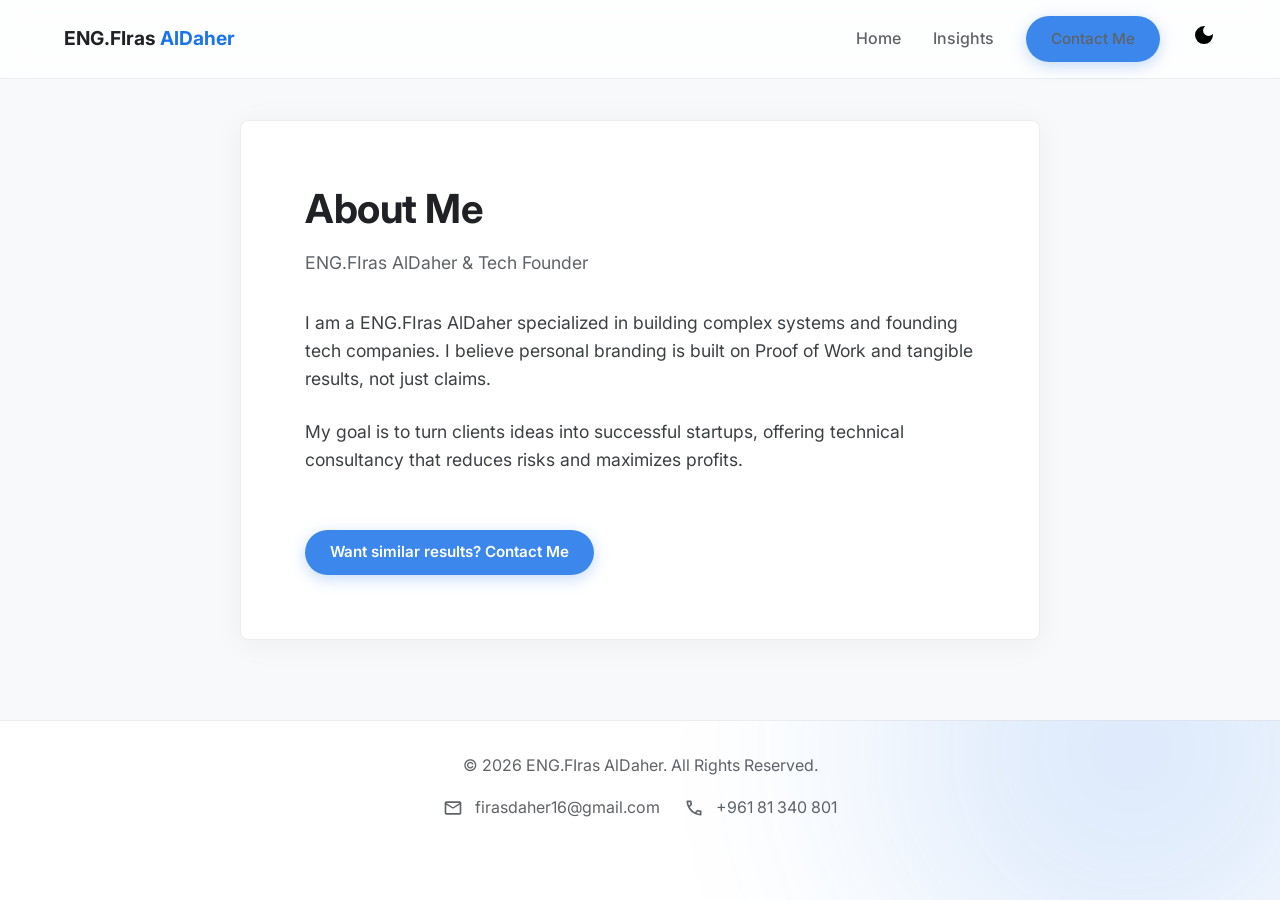
<file: about/index.html>
﻿<!DOCTYPE html>
<html lang="en" dir="ltr">
<head>
    <meta charset="UTF-8">
    <meta name="viewport" content="width=device-width, initial-scale=1.0">
    <title>About Me | ENG.FIras AlDaher</title>
    <link rel="preconnect" href="https://fonts.googleapis.com">
    <link rel="preconnect" href="https://fonts.gstatic.com" crossorigin>
    <link href="https://fonts.googleapis.com/css2?family=Inter:wght@300;400;500;600;700&display=swap" rel="stylesheet">
    <link rel="stylesheet" href="/assets/css/index.css">
    <style>
        .article-content { max-width: 800px; margin: 0 auto; background: #ffffff; padding: 4rem; border-radius: 8px; border: 1px solid var(--border-color); box-shadow: var(--shadow-1); }
        .article-content h1, .article-content h2 { margin-top: 2rem; color: var(--text-main); }
        .article-content p, .article-content ul, .article-content li { margin-bottom: 1.5rem; font-size: 1.1rem; color: #3c4043; }
        .article-content ul { padding-left: 2rem; }
    </style>
    <!-- Google Analytics -->
    <script async src="https://www.googletagmanager.com/gtag/js?id=G-XXXXXXXXXX"></script>
    <script>
      window.dataLayer = window.dataLayer || [];
      function gtag(){dataLayer.push(arguments);}
      gtag('js', new Date());
      gtag('config', 'G-XXXXXXXXXX');
    </script>
    <!-- AOS CSS -->
    <link href="https://unpkg.com/aos@2.3.1/dist/aos.css" rel="stylesheet">
</head>
<body>
    <header class="navbar">
        <div class="container nav-container">
            <a href="/" class="logo" style="font-size:1.2rem;">ENG.FIras <span>AlDaher</span></a>
            <nav>
                <ul class="nav-links">
                    <li><a href="/">Home</a></li>
                    <li><a href="/insights/index.html">Insights</a></li>
                    <li><a href="/contact/index.html" class="btn btn-primary">Contact Me</a></li>
                    <li><button id="theme-toggle" style="background:none; border:none; font-size:1.5rem; cursor:pointer;" title="Toggle Dark Mode"><svg id="theme-icon" xmlns="http://www.w3.org/2000/svg" height="24" viewBox="0 -960 960 960" width="24" fill="currentColor"><path d="M480-120q-150 0-255-105T120-480q0-150 105-255t255-105q14 0 27.5 1t26.5 3q-41 29-65.5 75.5T444-660q0 90 63 153t153 63q55 0 101-24.5t75-65.5q2 13 3 26.5t1 27.5q0 150-105 255T480-120Z"/></svg></button></li>
                </ul>
            </nav>
        </div>
    </header>
    <main style="padding-top: 120px; padding-bottom: 50px; background-color: var(--bg-surface); min-height: 80vh;">
        <section class="container">
            <div class="article-content">
                <h1 style="font-size: 2.5rem; margin-bottom: 1rem; margin-top: 0;">About Me</h1>
                <p style="color: var(--text-muted); margin-bottom: 2rem;">ENG.FIras AlDaher & Tech Founder</p>
                <p>I am a ENG.FIras AlDaher specialized in building complex systems and founding tech companies. I believe personal branding is built on Proof of Work and tangible results, not just claims.</p><p>My goal is to turn clients ideas into successful startups, offering technical consultancy that reduces risks and maximizes profits.</p>
                <a href="/contact/index.html" class="btn btn-primary" style="margin-top: 2rem;">Want similar results? Contact Me</a>
            </div>
        </section>
    </main>
    <footer>
        <div class="container footer-content" style="flex-direction: column; gap: 1rem;">
            <p>&copy; 2026 ENG.FIras AlDaher. All Rights Reserved.</p>
            <div style="display:flex; gap:1.5rem; justify-content:center; color:var(--text-muted); flex-wrap:wrap;">
                <span><svg xmlns="http://www.w3.org/2000/svg" height="20" viewBox="0 -960 960 960" width="20" fill="currentColor" style="vertical-align: middle; margin-right: 8px;"><path d="M160-160q-33 0-56.5-23.5T80-240v-480q0-33 23.5-56.5T160-800h640q33 0 56.5 23.5T880-720v480q0 33-23.5 56.5T800-160H160Zm320-280L160-640v400h640v-400L480-440Zm0-80 320-200H160l320 200ZM160-640v-80 480-400Z"/></svg> firasdaher16@gmail.com</span>
                <span><svg xmlns="http://www.w3.org/2000/svg" height="20" viewBox="0 -960 960 960" width="20" fill="currentColor" style="vertical-align: middle; margin-right: 8px;"><path d="M798-120q-125 0-247-54.5T329-329Q229-429 174.5-551T120-798q0-18 12-30t30-12h162q14 0 25 9.5t13 22.5l26 140q2 16-1 27t-11 19l-97 98q20 37 47.5 71.5T387-386q31 31 65 57.5t72 48.5l94-94q9-9 23.5-13.5T670-390l138 28q14 4 23 14.5t9 23.5v162q0 18-12 30t-30 12ZM241-600l66-66-17-94h-89q5 41 14 81t26 79Zm358 358q39 17 79.5 27t81.5 13v-88l-94-19-67 67ZM241-600Zm358 358Z"/></svg> +961 81 340 801</span>
            </div>
        </div>
    </footer>
</body>
</html>
</file>
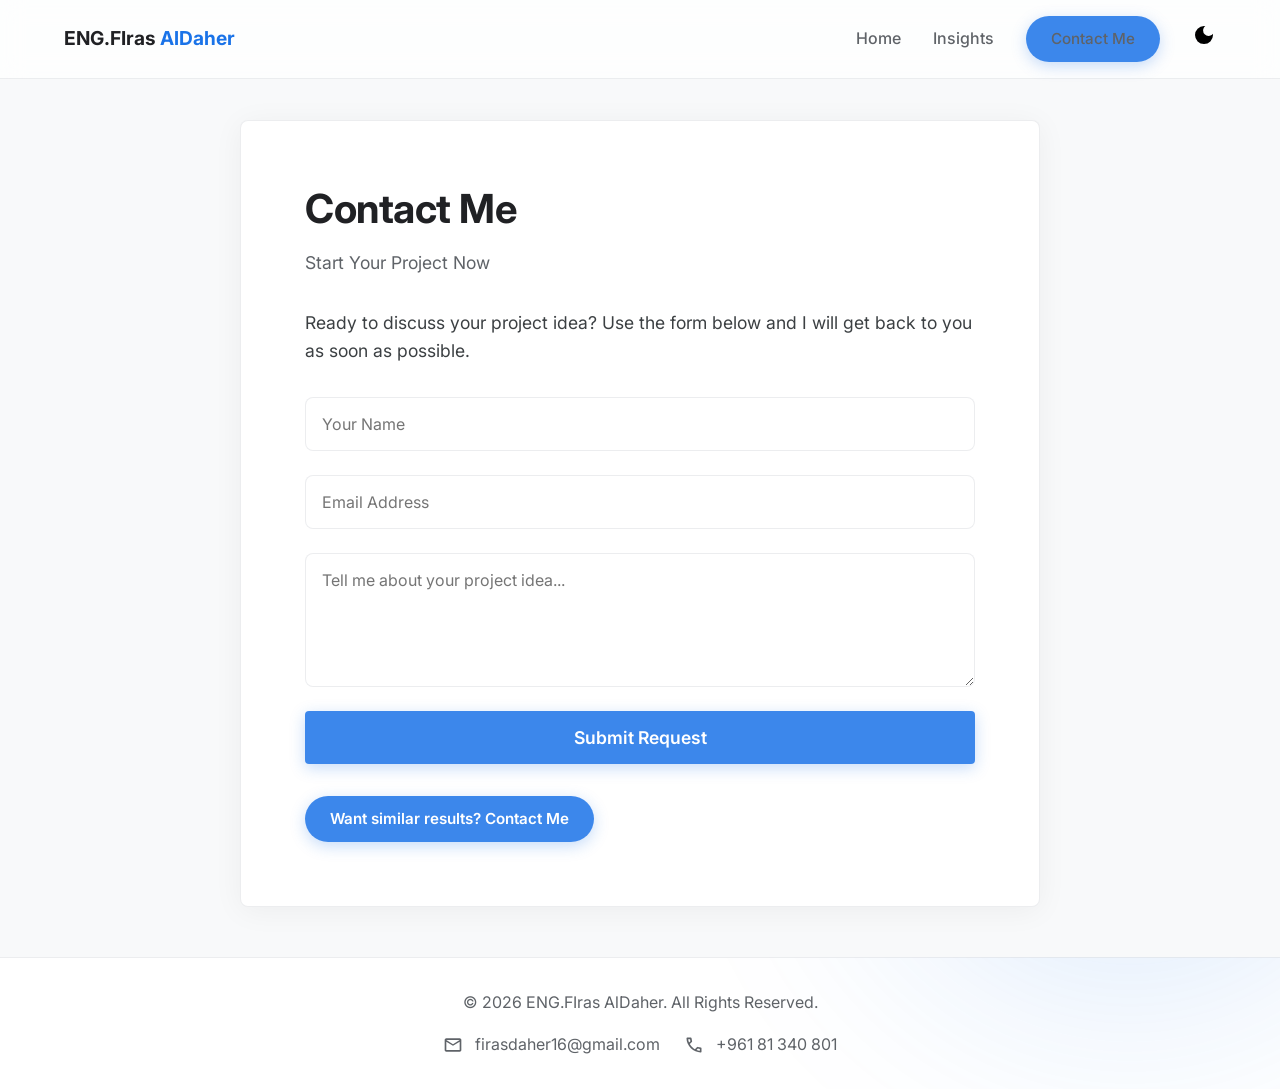
<file: contact/index.html>
﻿<!DOCTYPE html>
<html lang="en" dir="ltr">
<head>
    <meta charset="UTF-8">
    <meta name="viewport" content="width=device-width, initial-scale=1.0">
    <title>Contact Me | ENG.FIras AlDaher</title>
    <link rel="preconnect" href="https://fonts.googleapis.com">
    <link rel="preconnect" href="https://fonts.gstatic.com" crossorigin>
    <link href="https://fonts.googleapis.com/css2?family=Inter:wght@300;400;500;600;700&display=swap" rel="stylesheet">
    <link rel="stylesheet" href="/assets/css/index.css">
    <style>
        .article-content { max-width: 800px; margin: 0 auto; background: #ffffff; padding: 4rem; border-radius: 8px; border: 1px solid var(--border-color); box-shadow: var(--shadow-1); }
        .article-content h1, .article-content h2 { margin-top: 2rem; color: var(--text-main); }
        .article-content p, .article-content ul, .article-content li { margin-bottom: 1.5rem; font-size: 1.1rem; color: #3c4043; }
        .article-content ul { padding-left: 2rem; }
    </style>
    <!-- Google Analytics -->
    <script async src="https://www.googletagmanager.com/gtag/js?id=G-XXXXXXXXXX"></script>
    <script>
      window.dataLayer = window.dataLayer || [];
      function gtag(){dataLayer.push(arguments);}
      gtag('js', new Date());
      gtag('config', 'G-XXXXXXXXXX');
    </script>
    <!-- AOS CSS -->
    <link href="https://unpkg.com/aos@2.3.1/dist/aos.css" rel="stylesheet">
</head>
<body>
    <header class="navbar">
        <div class="container nav-container">
            <a href="/" class="logo" style="font-size:1.2rem;">ENG.FIras <span>AlDaher</span></a>
            <nav>
                <ul class="nav-links">
                    <li><a href="/">Home</a></li>
                    <li><a href="/insights/index.html">Insights</a></li>
                    <li><a href="/contact/index.html" class="btn btn-primary">Contact Me</a></li>
                    <li><button id="theme-toggle" style="background:none; border:none; font-size:1.5rem; cursor:pointer;" title="Toggle Dark Mode"><svg id="theme-icon" xmlns="http://www.w3.org/2000/svg" height="24" viewBox="0 -960 960 960" width="24" fill="currentColor"><path d="M480-120q-150 0-255-105T120-480q0-150 105-255t255-105q14 0 27.5 1t26.5 3q-41 29-65.5 75.5T444-660q0 90 63 153t153 63q55 0 101-24.5t75-65.5q2 13 3 26.5t1 27.5q0 150-105 255T480-120Z"/></svg></button></li>
                </ul>
            </nav>
        </div>
    </header>
    <main style="padding-top: 120px; padding-bottom: 50px; background-color: var(--bg-surface); min-height: 80vh;">
        <section class="container">
            <div class="article-content">
                <h1 style="font-size: 2.5rem; margin-bottom: 1rem; margin-top: 0;">Contact Me</h1>
                <p style="color: var(--text-muted); margin-bottom: 2rem;">Start Your Project Now</p>
                <p>Ready to discuss your project idea? Use the form below and I will get back to you as soon as possible.</p><form class="contact-form" action="#" style="display:flex;flex-direction:column;gap:1.5rem; margin-top:2rem;"><input type="text" placeholder="Your Name" required class="input-field"><input type="email" placeholder="Email Address" required class="input-field"><textarea placeholder="Tell me about your project idea..." rows="5" required class="input-field"></textarea><button type="submit" class="btn btn-primary" style="padding:1rem;font-size:1.1rem; border:none; border-radius:4px;">Submit Request</button></form>
                <a href="/contact/index.html" class="btn btn-primary" style="margin-top: 2rem;">Want similar results? Contact Me</a>
            </div>
        </section>
    </main>
    <footer>
        <div class="container footer-content" style="flex-direction: column; gap: 1rem;">
            <p>&copy; 2026 ENG.FIras AlDaher. All Rights Reserved.</p>
            <div style="display:flex; gap:1.5rem; justify-content:center; color:var(--text-muted); flex-wrap:wrap;">
                <span><svg xmlns="http://www.w3.org/2000/svg" height="20" viewBox="0 -960 960 960" width="20" fill="currentColor" style="vertical-align: middle; margin-right: 8px;"><path d="M160-160q-33 0-56.5-23.5T80-240v-480q0-33 23.5-56.5T160-800h640q33 0 56.5 23.5T880-720v480q0 33-23.5 56.5T800-160H160Zm320-280L160-640v400h640v-400L480-440Zm0-80 320-200H160l320 200ZM160-640v-80 480-400Z"/></svg> firasdaher16@gmail.com</span>
                <span><svg xmlns="http://www.w3.org/2000/svg" height="20" viewBox="0 -960 960 960" width="20" fill="currentColor" style="vertical-align: middle; margin-right: 8px;"><path d="M798-120q-125 0-247-54.5T329-329Q229-429 174.5-551T120-798q0-18 12-30t30-12h162q14 0 25 9.5t13 22.5l26 140q2 16-1 27t-11 19l-97 98q20 37 47.5 71.5T387-386q31 31 65 57.5t72 48.5l94-94q9-9 23.5-13.5T670-390l138 28q14 4 23 14.5t9 23.5v162q0 18-12 30t-30 12ZM241-600l66-66-17-94h-89q5 41 14 81t26 79Zm358 358q39 17 79.5 27t81.5 13v-88l-94-19-67 67ZM241-600Zm358 358Z"/></svg> +961 81 340 801</span>
            </div>
        </div>
    </footer>
</body>
</html>
</file>
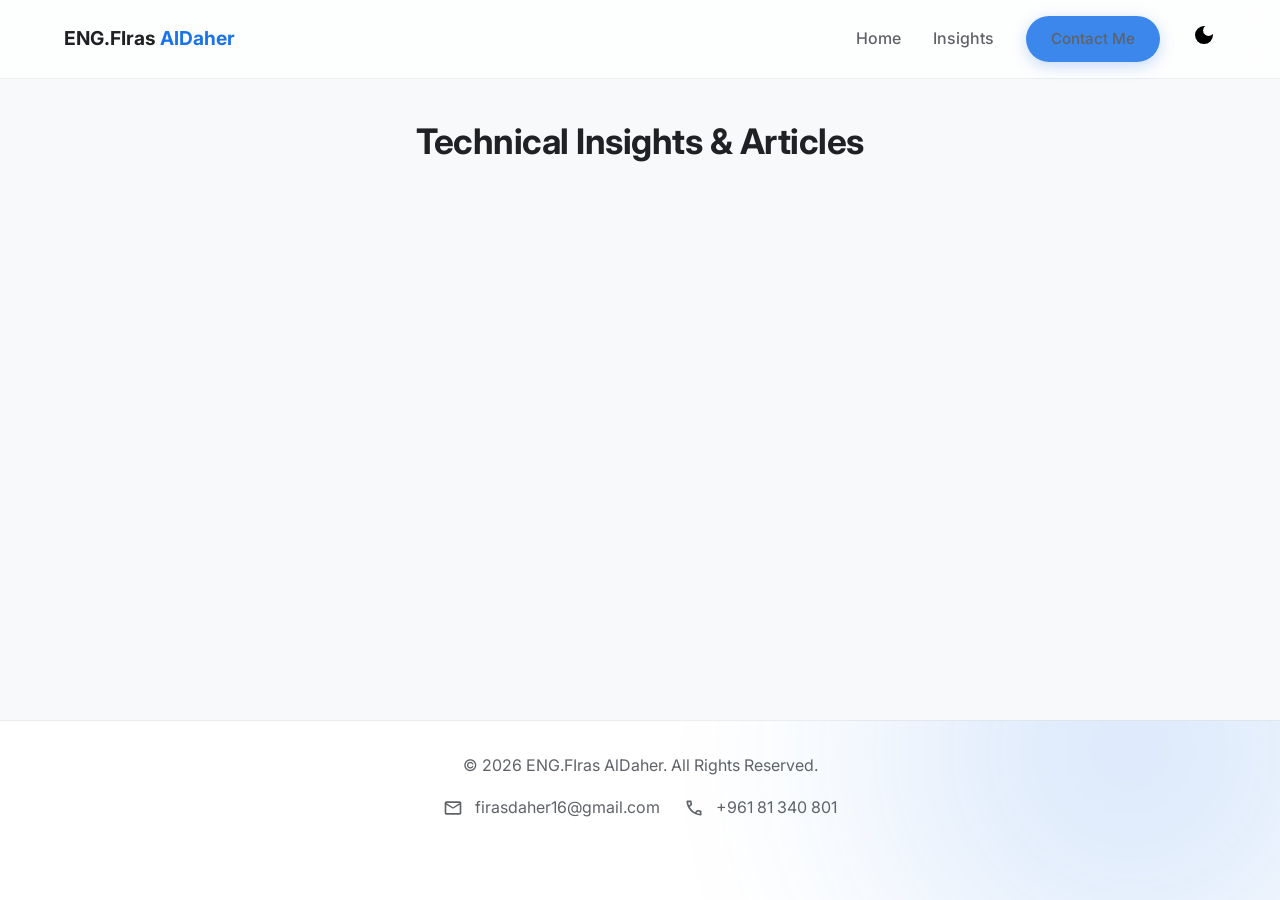
<file: insights/index.html>
﻿<!DOCTYPE html>
<html lang="en" dir="ltr">
<head>
    <meta charset="UTF-8">
    <meta name="viewport" content="width=device-width, initial-scale=1.0">
    <title>Insights & Articles | ENG.FIras AlDaher</title>
    <link rel="preconnect" href="https://fonts.googleapis.com">
    <link rel="preconnect" href="https://fonts.gstatic.com" crossorigin>
    <link href="https://fonts.googleapis.com/css2?family=Inter:wght@300;400;500;600;700&display=swap" rel="stylesheet">
    <link rel="stylesheet" href="/assets/css/index.css">
    <!-- Google Analytics -->
    <script async src="https://www.googletagmanager.com/gtag/js?id=G-XXXXXXXXXX"></script>
    <script>
      window.dataLayer = window.dataLayer || [];
      function gtag(){dataLayer.push(arguments);}
      gtag('js', new Date());
      gtag('config', 'G-XXXXXXXXXX');
    </script>
    <!-- AOS CSS -->
    <link href="https://unpkg.com/aos@2.3.1/dist/aos.css" rel="stylesheet">
</head>
<body>
    <header class="navbar">
        <div class="container nav-container">
            <a href="/" class="logo" style="font-size:1.2rem;">ENG.FIras <span>AlDaher</span></a>
            <nav>
                <ul class="nav-links">
                    <li><a href="/">Home</a></li>
                    <li><a href="/insights/index.html" class="highlight">Insights</a></li>
                    <li><a href="/contact/index.html" class="btn btn-primary">Contact Me</a></li>
                    <li><button id="theme-toggle" style="background:none; border:none; font-size:1.5rem; cursor:pointer;" title="Toggle Dark Mode"><svg id="theme-icon" xmlns="http://www.w3.org/2000/svg" height="24" viewBox="0 -960 960 960" width="24" fill="currentColor"><path d="M480-120q-150 0-255-105T120-480q0-150 105-255t255-105q14 0 27.5 1t26.5 3q-41 29-65.5 75.5T444-660q0 90 63 153t153 63q55 0 101-24.5t75-65.5q2 13 3 26.5t1 27.5q0 150-105 255T480-120Z"/></svg></button></li>
                </ul>
            </nav>
        </div>
    </header>
    <main style="padding-top: 120px; min-height: 80vh; background-color: var(--bg-surface);">
        <section class="container">
            <h1 class="section-title">Technical Insights & Articles</h1>
            <div class="portfolio-grid">
                <div class="portfolio-card material-card group-hover" data-aos="fade-up">
                    <div class="project-image">
                        <span class="project-placeholder">Personal Branding</span>
                    </div>
                    <div class="project-info">
                        <h3>Building a Personal Brand: Strategies & Examples</h3>
                        <p>A comprehensive guide on how to build your personal brand, rely on outcomes, and apply the 5 A's and 7 Pillars framework.</p>
                        <a href="/insights/personal-branding-strategy/index.html" class="btn btn-outline" style="margin-top: 1rem;">Read Article</a>
                    </div>
                </div>
            </div>
        </section>
    </main>
    <footer>
        <div class="container footer-content" style="flex-direction: column; gap: 1rem;">
            <p>&copy; 2026 ENG.FIras AlDaher. All Rights Reserved.</p>
            <div style="display:flex; gap:1.5rem; justify-content:center; color:var(--text-muted); flex-wrap:wrap;">
                <span><svg xmlns="http://www.w3.org/2000/svg" height="20" viewBox="0 -960 960 960" width="20" fill="currentColor" style="vertical-align: middle; margin-right: 8px;"><path d="M160-160q-33 0-56.5-23.5T80-240v-480q0-33 23.5-56.5T160-800h640q33 0 56.5 23.5T880-720v480q0 33-23.5 56.5T800-160H160Zm320-280L160-640v400h640v-400L480-440Zm0-80 320-200H160l320 200ZM160-640v-80 480-400Z"/></svg> firasdaher16@gmail.com</span>
                <span><svg xmlns="http://www.w3.org/2000/svg" height="20" viewBox="0 -960 960 960" width="20" fill="currentColor" style="vertical-align: middle; margin-right: 8px;"><path d="M798-120q-125 0-247-54.5T329-329Q229-429 174.5-551T120-798q0-18 12-30t30-12h162q14 0 25 9.5t13 22.5l26 140q2 16-1 27t-11 19l-97 98q20 37 47.5 71.5T387-386q31 31 65 57.5t72 48.5l94-94q9-9 23.5-13.5T670-390l138 28q14 4 23 14.5t9 23.5v162q0 18-12 30t-30 12ZM241-600l66-66-17-94h-89q5 41 14 81t26 79Zm358 358q39 17 79.5 27t81.5 13v-88l-94-19-67 67ZM241-600Zm358 358Z"/></svg> +961 81 340 801</span>
            </div>
        </div>
    </footer>
</body>
</html>
</file>
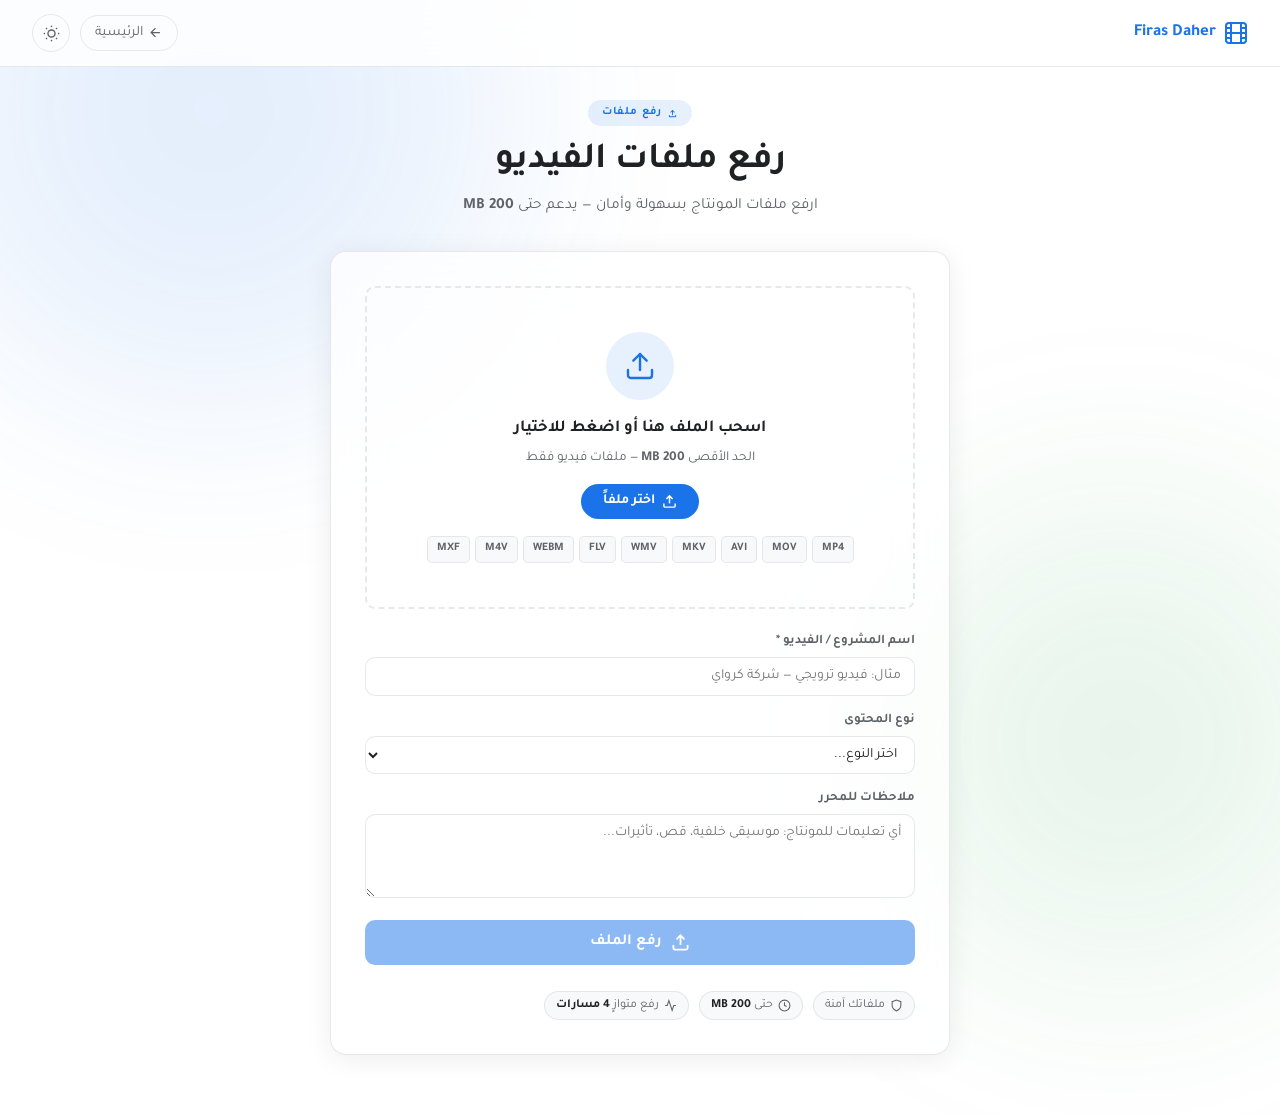
<file: upload/index.html>
﻿<!DOCTYPE html>
<html lang="ar" dir="rtl">
<head>
    <meta charset="UTF-8">
    <meta name="viewport" content="width=device-width, initial-scale=1.0">
    <title>رفع ملفات الفيديو | ENG. Firas Daher</title>
    <meta name="description" content="صفحة رفع ملفات الفيديو للمونتاج — تدعم حتى 200 MB">
    <meta name="author" content="ENG. Firas Daher">
    <link rel="preconnect" href="https://fonts.googleapis.com">
    <link rel="preconnect" href="https://fonts.gstatic.com" crossorigin>
    <link href="https://fonts.googleapis.com/css2?family=Tajawal:wght@300;400;500;700&family=Inter:wght@400;500;600;700&display=swap" rel="stylesheet">
    <style>
        :root{--bg:#fff;--surface:#f8f9fa;--text:#202124;--muted:#5f6368;--primary:#1a73e8;--primary-h:#174ea6;--green:#34a853;--red:#ea4335;--yellow:#fbbc04;--border:rgba(218,220,224,.65);--shadow:0 4px 28px rgba(0,0,0,.07);--font:'Tajawal','Inter',sans-serif;--r:16px;--rsm:10px}
        body.dark{--bg:#202124;--surface:#303134;--text:#e8eaed;--muted:#9aa0a6;--border:rgba(95,99,104,.55);--primary:#8ab4f8;--primary-h:#aecbfa;--shadow:0 4px 28px rgba(0,0,0,.28)}
        *,*::before,*::after{margin:0;padding:0;box-sizing:border-box}
        html{scroll-behavior:smooth}
        body{font-family:var(--font);background:var(--bg);color:var(--text);min-height:100vh;overflow-x:hidden;line-height:1.6;transition:background .3s,color .3s}
        body::before,body::after{content:'';position:fixed;border-radius:50%;filter:blur(110px);z-index:-1;pointer-events:none;opacity:.11}
        body::before{width:580px;height:580px;background:var(--primary);top:-180px;left:-80px}
        body::after{width:480px;height:480px;background:var(--green);bottom:-80px;right:-80px}
        /* NAV */
        .nav{position:fixed;inset:0 0 auto 0;z-index:1000;display:flex;align-items:center;justify-content:space-between;padding:14px 32px;background:rgba(255,255,255,.82);backdrop-filter:blur(20px);-webkit-backdrop-filter:blur(20px);border-bottom:1px solid var(--border);transition:background .3s}
        body.dark .nav{background:rgba(32,33,36,.88)}
        .nav-logo{display:flex;align-items:center;gap:8px;font-weight:700;font-size:1.05rem;color:var(--primary);text-decoration:none}
        .nav-logo svg{width:24px;height:24px;flex-shrink:0}
        .nav-right{display:flex;align-items:center;gap:10px}
        .nav-link{display:flex;align-items:center;gap:5px;color:var(--muted);font-size:.88rem;text-decoration:none;padding:6px 14px;border-radius:20px;border:1px solid var(--border);transition:all .2s}
        .nav-link:hover{background:var(--surface);color:var(--primary)}
        .icon-btn{width:38px;height:38px;border-radius:50%;cursor:pointer;border:1px solid var(--border);background:none;color:var(--muted);display:flex;align-items:center;justify-content:center;transition:all .2s}
        .icon-btn:hover{background:var(--surface);color:var(--primary)}
        /* PAGE */
        .page{min-height:100vh;display:flex;flex-direction:column;align-items:center;justify-content:center;padding:100px 20px 60px}
        .header{text-align:center;max-width:540px;margin-bottom:32px}
        .badge{display:inline-flex;align-items:center;gap:5px;font-size:.72rem;font-weight:700;letter-spacing:.8px;text-transform:uppercase;color:var(--primary);background:rgba(26,115,232,.1);padding:4px 14px;border-radius:20px;margin-bottom:12px}
        .header h1{font-size:clamp(1.55rem,4vw,2.3rem);font-weight:700;line-height:1.3;margin-bottom:8px}
        .header p{color:var(--muted);font-size:.97rem}
        /* CARD */
        .card{width:100%;max-width:620px;background:rgba(255,255,255,.72);backdrop-filter:blur(24px);-webkit-backdrop-filter:blur(24px);border:1px solid var(--border);border-radius:var(--r);padding:34px;box-shadow:var(--shadow)}
        body.dark .card{background:rgba(48,49,52,.82)}
        /* DROP ZONE */
        .dz{border:2px dashed var(--border);border-radius:var(--rsm);padding:44px 20px;text-align:center;cursor:pointer;transition:all .22s;user-select:none}
        .dz:hover,.dz.over{border-color:var(--primary);background:rgba(26,115,232,.04)}
        .dz.over{transform:scale(1.015)}
        .dz.ready{border-color:var(--green);background:rgba(52,168,83,.04)}
        .dz-ico{width:68px;height:68px;border-radius:50%;margin:0 auto 16px;background:rgba(26,115,232,.1);display:flex;align-items:center;justify-content:center;transition:all .25s}
        .dz:hover .dz-ico,.dz.over .dz-ico{background:rgba(26,115,232,.18);transform:scale(1.1)}
        .dz.ready .dz-ico{background:rgba(52,168,83,.15)}
        .dz-ico svg{width:32px;height:32px}
        .dz-title{font-size:1.05rem;font-weight:600;margin-bottom:5px}
        .dz-sub{font-size:.85rem;color:var(--muted);margin-bottom:14px}
        .pick-btn{display:inline-flex;align-items:center;gap:7px;background:var(--primary);color:#fff;padding:9px 22px;border-radius:22px;font-family:var(--font);font-size:.88rem;font-weight:600;border:none;cursor:pointer;transition:background .2s,transform .15s}
        .pick-btn:hover{background:var(--primary-h);transform:translateY(-1px)}
        .fmts{display:flex;flex-wrap:wrap;justify-content:center;gap:5px;margin-top:16px}
        .fmt{background:var(--surface);border:1px solid var(--border);border-radius:5px;font-size:.72rem;font-weight:700;color:var(--muted);padding:3px 9px}
        /* PREVIEW */
        .prev-row{display:none;align-items:center;gap:12px;background:var(--surface);border:1px solid var(--border);border-radius:var(--rsm);padding:13px 15px;margin-top:18px}
        .prev-row.show{display:flex;animation:fu .25s ease}
        @keyframes fu{from{opacity:0;transform:translateY(6px)}to{opacity:1;transform:none}}
        .prev-thumb{width:44px;height:44px;flex-shrink:0;border-radius:9px;background:rgba(26,115,232,.12);display:flex;align-items:center;justify-content:center}
        .prev-thumb svg{width:22px;height:22px;color:var(--primary)}
        .prev-meta{flex:1;min-width:0}
        .prev-name{font-size:.88rem;font-weight:600;white-space:nowrap;overflow:hidden;text-overflow:ellipsis}
        .prev-size{font-size:.78rem;color:var(--muted)}
        .clear-btn{background:none;border:none;cursor:pointer;color:var(--muted);padding:5px;border-radius:50%;display:flex;transition:all .2s}
        .clear-btn:hover{background:rgba(234,67,53,.1);color:var(--red)}
        /* FORM */
        .form-grid{margin-top:22px;display:flex;flex-direction:column;gap:14px}
        .form-group{display:flex;flex-direction:column;gap:5px}
        .lbl{font-size:.82rem;font-weight:600;color:var(--muted)}
        .inp,.sel,.txta{width:100%;padding:10px 13px;border:1px solid var(--border);border-radius:var(--rsm);background:var(--bg);color:var(--text);font-family:var(--font);font-size:.88rem;outline:none;transition:border-color .2s,box-shadow .2s}
        body.dark .inp,body.dark .sel,body.dark .txta{background:var(--surface)}
        .inp:focus,.sel:focus,.txta:focus{border-color:var(--primary);box-shadow:0 0 0 3px rgba(26,115,232,.12)}
        .txta{resize:vertical;min-height:84px}
        .sel{cursor:pointer}
        /* PROGRESS */
        .prog-box{display:none;flex-direction:column;gap:7px;margin-top:18px}
        .prog-box.show{display:flex}
        .prog-hdr{display:flex;justify-content:space-between;align-items:center}
        .prog-lbl{font-size:.83rem;font-weight:600}
        .prog-pct{font-size:.83rem;font-weight:700;color:var(--primary)}
        .prog-track{height:8px;background:var(--border);border-radius:99px;overflow:hidden}
        .prog-fill{height:100%;width:0%;background:linear-gradient(90deg,var(--primary),var(--green));border-radius:99px;transition:width .35s ease}
        .prog-meta{font-size:.76rem;color:var(--muted)}
        /* ALERTS */
        .alert{display:none;align-items:center;gap:10px;padding:13px 15px;border-radius:var(--rsm);font-size:.88rem;font-weight:500;margin-top:16px}
        .alert.show{display:flex;animation:fu .25s ease}
        .alert svg{width:18px;height:18px;flex-shrink:0}
        .alert-ok{background:rgba(52,168,83,.1);border:1px solid rgba(52,168,83,.3);color:var(--green)}
        .alert-err{background:rgba(234,67,53,.08);border:1px solid rgba(234,67,53,.28);color:var(--red)}
        /* BUTTONS */
        .up-btn{width:100%;display:flex;align-items:center;justify-content:center;gap:9px;padding:13px;margin-top:22px;background:var(--primary);color:#fff;border:none;border-radius:var(--rsm);font-family:var(--font);font-size:.97rem;font-weight:700;cursor:pointer;transition:background .2s,transform .15s,opacity .2s}
        .up-btn:hover:not(:disabled){background:var(--primary-h);transform:translateY(-2px)}
        .up-btn:disabled{opacity:.5;cursor:not-allowed}
        .spin{width:19px;height:19px;border-radius:50%;border:2.5px solid rgba(255,255,255,.35);border-top-color:#fff;animation:sp .65s linear infinite;display:none}
        .spin.on{display:block}
        @keyframes sp{to{transform:rotate(360deg)}}
        .ctrl-row{display:none;gap:10px;margin-top:10px}
        .ctrl-row.show{display:flex}
        .ctrl{flex:1;padding:9px 14px;font-family:var(--font);font-size:.88rem;font-weight:600;border-radius:var(--rsm);cursor:pointer;transition:all .2s}
        .ctrl-pause{background:var(--surface);color:var(--text);border:1px solid var(--border)}
        .ctrl-pause:hover{background:rgba(251,188,4,.12);border-color:var(--yellow)}
        .ctrl-cancel{background:rgba(234,67,53,.08);color:var(--red);border:1px solid rgba(234,67,53,.25)}
        .ctrl-cancel:hover{background:rgba(234,67,53,.18)}
        /* CHIPS */
        .chips{display:flex;gap:10px;margin-top:26px;flex-wrap:wrap}
        .chip{display:flex;align-items:center;gap:5px;font-size:.77rem;color:var(--muted);background:var(--surface);border:1px solid var(--border);border-radius:20px;padding:4px 11px}
        .chip svg{width:13px;height:13px}
        .chip strong{color:var(--text)}
        @media(max-width:580px){.nav{padding:12px 16px}.card{padding:22px 16px}.page{padding:88px 14px 48px}.dz{padding:34px 14px}}
    </style>
</head>
<body>
<nav class="nav">
    <a href="/" class="nav-logo">
        <svg viewBox="0 0 24 24" fill="none" stroke="currentColor" stroke-width="2" stroke-linecap="round" stroke-linejoin="round"><rect x="2" y="2" width="20" height="20" rx="3"/><path d="M7 2v20M17 2v20M2 12h20M2 7h5M17 7h5M2 17h5M17 17h5"/></svg>
        Firas Daher
    </a>
    <div class="nav-right">
        <a href="/" class="nav-link">
            <svg width="15" height="15" viewBox="0 0 24 24" fill="none" stroke="currentColor" stroke-width="2"><path d="M19 12H5M12 5l-7 7 7 7"/></svg>
            الرئيسية
        </a>
        <button id="theme-btn" class="icon-btn" title="تبديل الوضع">
            <svg id="ico-sun" width="17" height="17" viewBox="0 0 24 24" fill="none" stroke="currentColor" stroke-width="2"><circle cx="12" cy="12" r="5"/><line x1="12" y1="1" x2="12" y2="3"/><line x1="12" y1="21" x2="12" y2="23"/><line x1="4.22" y1="4.22" x2="5.64" y2="5.64"/><line x1="18.36" y1="18.36" x2="19.78" y2="19.78"/><line x1="1" y1="12" x2="3" y2="12"/><line x1="21" y1="12" x2="23" y2="12"/><line x1="4.22" y1="19.78" x2="5.64" y2="18.36"/><line x1="18.36" y1="5.64" x2="19.78" y2="4.22"/></svg>
            <svg id="ico-moon" width="17" height="17" viewBox="0 0 24 24" fill="none" stroke="currentColor" stroke-width="2" style="display:none"><path d="M21 12.79A9 9 0 1 1 11.21 3 7 7 0 0 0 21 12.79z"/></svg>
        </button>
    </div>
</nav>

<main class="page">
    <div class="header">
        <span class="badge"><svg width="11" height="11" viewBox="0 0 24 24" fill="currentColor"><path d="M18 15v3H6v-3H4v3a2 2 0 002 2h12a2 2 0 002-2v-3zM7 9l1.41 1.41L11 7.83V16h2V7.83l2.59 2.58L17 9l-5-5z"/></svg> رفع ملفات</span>
        <h1>رفع ملفات الفيديو</h1>
        <p>ارفع ملفات المونتاج بسهولة وأمان — يدعم حتى <strong>200 MB</strong></p>
    </div>

    <div class="card">
        <div class="dz" id="drop-zone">
            <div class="dz-ico">
                <svg viewBox="0 0 24 24" fill="none" stroke="currentColor" stroke-width="1.8" stroke-linecap="round" stroke-linejoin="round" style="color:var(--primary)">
                    <path d="M21 15v4a2 2 0 0 1-2 2H5a2 2 0 0 1-2-2v-4"/>
                    <polyline points="17 8 12 3 7 8"/><line x1="12" y1="3" x2="12" y2="15"/>
                </svg>
            </div>
            <p class="dz-title">اسحب الملف هنا أو اضغط للاختيار</p>
            <p class="dz-sub">الحد الأقصى <strong>200 MB</strong> — ملفات فيديو فقط</p>
            <button class="pick-btn" id="pick-btn" type="button">
                <svg width="15" height="15" viewBox="0 0 24 24" fill="none" stroke="currentColor" stroke-width="2.3"><path d="M21 15v4a2 2 0 0 1-2 2H5a2 2 0 0 1-2-2v-4"/><polyline points="17 8 12 3 7 8"/><line x1="12" y1="3" x2="12" y2="15"/></svg>
                اختر ملفاً
            </button>
            <input type="file" id="file-input" accept="video/*,.mp4,.mov,.avi,.mkv,.wmv,.flv,.webm,.m4v,.mxf" style="display:none">
            <div class="fmts">
                <span class="fmt">MP4</span><span class="fmt">MOV</span><span class="fmt">AVI</span>
                <span class="fmt">MKV</span><span class="fmt">WMV</span><span class="fmt">FLV</span>
                <span class="fmt">WEBM</span><span class="fmt">M4V</span><span class="fmt">MXF</span>
            </div>
        </div>

        <div class="prev-row" id="prev-row">
            <div class="prev-thumb">
                <svg viewBox="0 0 24 24" fill="none" stroke="currentColor" stroke-width="2"><rect x="2" y="2" width="20" height="20" rx="3"/><polygon points="10,8 16,12 10,16" fill="currentColor" stroke="none"/></svg>
            </div>
            <div class="prev-meta">
                <div class="prev-name" id="prev-name">—</div>
                <div class="prev-size" id="prev-size">—</div>
            </div>
            <button class="clear-btn" id="clear-btn" title="إزالة الملف">
                <svg width="17" height="17" viewBox="0 0 24 24" fill="none" stroke="currentColor" stroke-width="2.3"><line x1="18" y1="6" x2="6" y2="18"/><line x1="6" y1="6" x2="18" y2="18"/></svg>
            </button>
        </div>

        <div class="form-grid">
            <div class="form-group">
                <label class="lbl" for="f-title">اسم المشروع / الفيديو *</label>
                <input type="text" id="f-title" class="inp" placeholder="مثال: فيديو ترويجي — شركة كرواي">
            </div>
            <div class="form-group">
                <label class="lbl" for="f-type">نوع المحتوى</label>
                <select id="f-type" class="sel">
                    <option value="">اختر النوع...</option>
                    <option value="promo">فيديو ترويجي</option>
                    <option value="tutorial">تعليمي / توضيحي</option>
                    <option value="social">محتوى سوشيال ميديا</option>
                    <option value="documentary">وثائقي</option>
                    <option value="raw">مادة خام (Raw Footage)</option>
                    <option value="other">أخرى</option>
                </select>
            </div>
            <div class="form-group">
                <label class="lbl" for="f-notes">ملاحظات للمحرر</label>
                <textarea id="f-notes" class="txta" placeholder="أي تعليمات للمونتاج: موسيقى خلفية، قص، تأثيرات..."></textarea>
            </div>
        </div>

        <div class="prog-box" id="prog-box">
            <div class="prog-hdr">
                <span class="prog-lbl" id="prog-lbl">جارٍ الرفع...</span>
                <span class="prog-pct" id="prog-pct">0%</span>
            </div>
            <div class="prog-track"><div class="prog-fill" id="prog-fill"></div></div>
            <span class="prog-meta" id="prog-meta"></span>
        </div>

        <div class="alert alert-ok" id="alert-ok">
            <svg viewBox="0 0 24 24" fill="none" stroke="currentColor" stroke-width="2.2"><path d="M22 11.08V12a10 10 0 1 1-5.93-9.14"/><polyline points="22 4 12 14.01 9 11.01"/></svg>
            <span id="msg-ok">تم الرفع بنجاح!</span>
        </div>
        <div class="alert alert-err" id="alert-err">
            <svg viewBox="0 0 24 24" fill="none" stroke="currentColor" stroke-width="2.2"><circle cx="12" cy="12" r="10"/><line x1="15" y1="9" x2="9" y2="15"/><line x1="9" y1="9" x2="15" y2="15"/></svg>
            <span id="msg-err">حدث خطأ.</span>
        </div>

        <button class="up-btn" id="upload-btn" disabled>
            <span class="spin" id="spin-el"></span>
            <svg id="btn-ico" width="19" height="19" viewBox="0 0 24 24" fill="none" stroke="currentColor" stroke-width="2.3">
                <path d="M21 15v4a2 2 0 0 1-2 2H5a2 2 0 0 1-2-2v-4"/>
                <polyline points="17 8 12 3 7 8"/><line x1="12" y1="3" x2="12" y2="15"/>
            </svg>
            رفع الملف
        </button>

        <div class="ctrl-row" id="ctrl-row">
            <button class="ctrl ctrl-pause" id="pause-btn">&#9208; إيقاف مؤقت</button>
            <button class="ctrl ctrl-cancel" id="cancel-btn">&#x2715; إلغاء</button>
        </div>

        <div class="chips">
            <div class="chip"><svg viewBox="0 0 24 24" fill="none" stroke="currentColor" stroke-width="2"><path d="M12 22s8-4 8-10V5l-8-3-8 3v7c0 6 8 10 8 10z"/></svg><span>ملفاتك آمنة</span></div>
            <div class="chip"><svg viewBox="0 0 24 24" fill="none" stroke="currentColor" stroke-width="2"><circle cx="12" cy="12" r="10"/><polyline points="12 6 12 12 16 14"/></svg><span>حتى <strong>200 MB</strong></span></div>
            <div class="chip"><svg viewBox="0 0 24 24" fill="none" stroke="currentColor" stroke-width="2"><polyline points="22 12 18 12 15 21 9 3 6 12 2 12"/></svg><span>رفع متوازٍ <strong>4 مسارات</strong></span></div>
        </div>
    </div>
</main>

<script>
'use strict';
const MAX_BYTES=200*1024*1024,CHUNK_SIZE=5*1024*1024,CONCURRENCY=4,MAX_RETRY=3,RETRY_BASE=600;
const EP_INIT='/api/upload/index.php?action=init';
const EP_CHUNK='/api/upload/index.php?action=chunk';
const EP_FINISH='/api/upload/index.php?action=finish';

const $=id=>document.getElementById(id);
const dropZone=$('drop-zone'),fileInput=$('file-input'),pickBtn=$('pick-btn');
const prevRow=$('prev-row'),prevName=$('prev-name'),prevSz=$('prev-size'),clearBtn=$('clear-btn');
const uploadBtn=$('upload-btn'),spinEl=$('spin-el'),btnIco=$('btn-ico');
const progBox=$('prog-box'),progLbl=$('prog-lbl'),progPct=$('prog-pct'),progFill=$('prog-fill'),progMeta=$('prog-meta');
const alertOk=$('alert-ok'),alertErr=$('alert-err'),msgOk=$('msg-ok'),msgErr=$('msg-err');
const ctrlRow=$('ctrl-row'),pauseBtn=$('pause-btn'),cancelBtn=$('cancel-btn');
const themeBtn=$('theme-btn'),icoSun=$('ico-sun'),icoMoon=$('ico-moon');

let file=null,uploadId=null,state='idle',totalChunks=0,doneChunks=0,bytesDone=0,startedAt=0,pauseFlag=false,queue=[],controllers=[];
const speedBuf=[];

function applyTheme(dark){document.body.classList.toggle('dark',dark);icoSun.style.display=dark?'none':'';icoMoon.style.display=dark?'':'none'}
applyTheme(localStorage.getItem('theme')==='dark');
themeBtn.addEventListener('click',()=>{const d=!document.body.classList.contains('dark');applyTheme(d);localStorage.setItem('theme',d?'dark':'light')});

dropZone.addEventListener('dragenter',e=>{e.preventDefault();dropZone.classList.add('over')});
dropZone.addEventListener('dragover',e=>{e.preventDefault();dropZone.classList.add('over')});
dropZone.addEventListener('dragleave',e=>{if(!dropZone.contains(e.relatedTarget))dropZone.classList.remove('over')});
dropZone.addEventListener('drop',e=>{e.preventDefault();dropZone.classList.remove('over');if(e.dataTransfer.files[0])handleFile(e.dataTransfer.files[0])});
dropZone.addEventListener('click',e=>{if(pickBtn.contains(e.target))return;fileInput.click()});
pickBtn.addEventListener('click',e=>{e.stopPropagation();fileInput.click()});
fileInput.addEventListener('change',()=>{if(fileInput.files[0])handleFile(fileInput.files[0])});

function handleFile(f){
    clearAlerts();
    if(f.size>MAX_BYTES){showErr('حجم الملف ('+fmt(f.size)+') يتجاوز 200 MB.');return}
    if(!f.type.startsWith('video/')&&!/\.(mp4|mov|avi|mkv|wmv|flv|webm|m4v|mxf)$/i.test(f.name)){showErr('الرجاء اختيار ملف فيديو.');return}
    file=f;prevName.textContent=f.name;prevSz.textContent=fmt(f.size);
    prevRow.classList.add('show');dropZone.classList.add('ready');uploadBtn.disabled=false;resetProg()
}

clearBtn.addEventListener('click',resetAll);
function resetAll(){abortAll();file=null;fileInput.value='';prevRow.classList.remove('show');dropZone.classList.remove('ready','over');uploadBtn.disabled=true;resetProg();clearAlerts();ctrlRow.classList.remove('show');state='idle'}

uploadBtn.addEventListener('click',async()=>{
    if(!file)return;
    const title=$('f-title').value.trim();
    if(!title){showErr('يرجى إدخال اسم المشروع أولاً.');$('f-title').focus();return}
    clearAlerts();await startUpload(title)
});

async function startUpload(title){
    totalChunks=Math.ceil(file.size/CHUNK_SIZE);doneChunks=0;bytesDone=0;startedAt=Date.now();pauseFlag=false;speedBuf.length=0;
    queue=Array.from({length:totalChunks},(_,i)=>i);state='running';
    setBusy(true);ctrlRow.classList.add('show');progBox.classList.add('show');progLbl.textContent='جارٍ الاتصال...';
    try{
        const res=await jsonPost(EP_INIT,{filename:file.name,filesize:file.size,chunks:totalChunks,title,type:$('f-type').value,notes:$('f-notes').value});
        uploadId=res.uploadId
    }catch(e){showErr('فشل بدء الجلسة: '+e.message);setBusy(false);ctrlRow.classList.remove('show');state='error';return}
    progLbl.textContent='جارٍ الرفع — '+totalChunks+' جزء...';
    await runWorkers();
    if(state==='running'&&doneChunks===totalChunks)await finish()
}

async function runWorkers(){await Promise.all(Array.from({length:CONCURRENCY},()=>worker()))}

async function worker(){
    while(true){
        if(pauseFlag||state!=='running')break;
        const idx=queue.shift();if(idx===undefined)break;
        const ok=await uploadChunk(idx);
        if(!ok&&state==='running'){abortAll();showErr('فشل رفع جزء بعد '+MAX_RETRY+' محاولات.');setBusy(false);ctrlRow.classList.remove('show');state='error';return}
    }
}

async function uploadChunk(idx){
    const start=idx*CHUNK_SIZE,end=Math.min(start+CHUNK_SIZE,file.size),blob=file.slice(start,end),sz=end-start;
    for(let a=0;a<MAX_RETRY;a++){
        if(pauseFlag||state!=='running')return false;
        const ac=new AbortController();controllers.push(ac);
        try{
            const form=new FormData();
            form.append('uploadId',uploadId);form.append('chunkIndex',idx);form.append('totalChunks',totalChunks);form.append('chunk',blob,'chunk');
            const t0=Date.now(),res=await fetch(EP_CHUNK,{method:'POST',body:form,signal:ac.signal}),dt=(Date.now()-t0)/1000;
            controllers=controllers.filter(c=>c!==ac);
            if(!res.ok)throw new Error('HTTP '+res.status);
            doneChunks++;bytesDone+=sz;speedBuf.push(sz/dt);if(speedBuf.length>8)speedBuf.shift();renderProg();return true
        }catch(e){
            controllers=controllers.filter(c=>c!==ac);
            if(e.name==='AbortError')return false;
            if(a<MAX_RETRY-1){progLbl.textContent='إعادة محاولة الجزء '+(idx+1)+'...';await sleep(RETRY_BASE*(2**a))}
        }
    }
    return false
}

async function finish(){
    try{
        progLbl.textContent='جارٍ دمج الأجزاء...';
        await jsonPost(EP_FINISH,{uploadId,filename:file.name});
        setPct(100);progLbl.textContent='اكتمل الرفع!';progMeta.textContent='تم في '+fmtT((Date.now()-startedAt)/1000);
        state='done';setBusy(false);ctrlRow.classList.remove('show');showOk('تم رفع "'+file.name+'" بنجاح ✅')
    }catch(e){showErr('فشل الدمج: '+e.message);setBusy(false);ctrlRow.classList.remove('show');state='error'}
}

pauseBtn.addEventListener('click',()=>{
    if(state==='running'){pauseFlag=true;state='paused';abortAll();pauseBtn.textContent='▶ متابعة';progLbl.textContent='متوقف مؤقتاً...'}
    else if(state==='paused'){pauseFlag=false;state='running';pauseBtn.textContent='⏸ إيقاف مؤقت';runWorkers().then(()=>{if(state==='running'&&doneChunks===totalChunks)finish()})}
});
cancelBtn.addEventListener('click',()=>{abortAll();state='idle';pauseBtn.textContent='⏸ إيقاف مؤقت';setBusy(false);ctrlRow.classList.remove('show');resetProg();showErr('تم إلغاء الرفع.')});
function abortAll(){controllers.forEach(c=>{try{c.abort()}catch(_){}});controllers=[];pauseFlag=false}

function renderProg(){const p=Math.round(doneChunks/totalChunks*100);setPct(p);const spd=speedBuf.length?speedBuf.reduce((a,b)=>a+b,0)/speedBuf.length:0,left=spd>0?(file.size-bytesDone)/spd:0;progLbl.textContent='رفع '+doneChunks+' من '+totalChunks+' جزء';progMeta.textContent=spd>0?fmt(spd)+'/ث — متبقي: '+fmtT(left)+' — '+fmt(bytesDone)+' / '+fmt(file.size):''}
function setPct(p){progFill.style.width=p+'%';progPct.textContent=p+'%'}
function resetProg(){progBox.classList.remove('show');setPct(0);progLbl.textContent='جارٍ الرفع...';progMeta.textContent=''}
function setBusy(on){uploadBtn.disabled=on;spinEl.classList.toggle('on',on);btnIco.style.display=on?'none':''}
function showOk(m){msgOk.textContent=m;alertOk.classList.add('show');alertErr.classList.remove('show')}
function showErr(m){msgErr.textContent=m;alertErr.classList.add('show');alertOk.classList.remove('show')}
function clearAlerts(){alertOk.classList.remove('show');alertErr.classList.remove('show')}
async function jsonPost(url,data){const r=await fetch(url,{method:'POST',headers:{'Content-Type':'application/json'},body:JSON.stringify(data)});if(!r.ok)throw new Error('HTTP '+r.status);const j=await r.json();if(j.ok===false)throw new Error(j.error||'Server error');return j}
function sleep(ms){return new Promise(r=>setTimeout(r,ms))}
function fmt(b){if(b>=1048576)return(b/1048576).toFixed(1)+' MB';if(b>=1024)return Math.round(b/1024)+' KB';return b+' B'}
function fmtT(s){if(s<60)return Math.round(s)+' ث';if(s<3600)return Math.round(s/60)+' د';return Math.round(s/3600)+' س'}
</script>
</body>
</html>
</file>
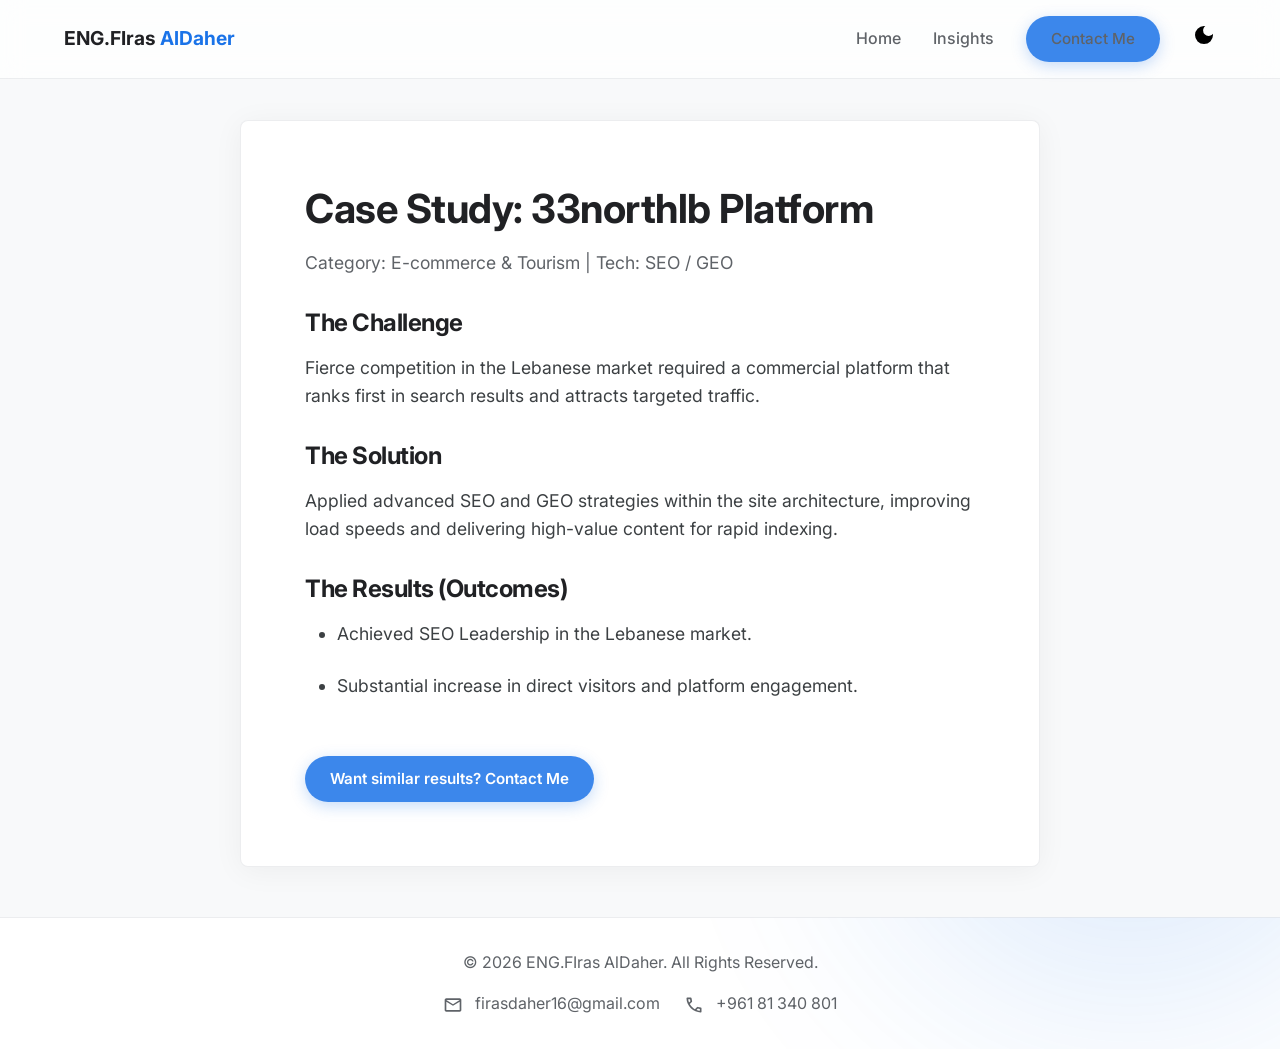
<file: case-studies/33northlb/index.html>
﻿<!DOCTYPE html>
<html lang="en" dir="ltr">
<head>
    <meta charset="UTF-8">
    <meta name="viewport" content="width=device-width, initial-scale=1.0">
    <title>Case Study: 33northlb | ENG.FIras AlDaher</title>
    <link rel="preconnect" href="https://fonts.googleapis.com">
    <link rel="preconnect" href="https://fonts.gstatic.com" crossorigin>
    <link href="https://fonts.googleapis.com/css2?family=Inter:wght@300;400;500;600;700&display=swap" rel="stylesheet">
    <link rel="stylesheet" href="/assets/css/index.css">
    <style>
        .article-content { max-width: 800px; margin: 0 auto; background: #ffffff; padding: 4rem; border-radius: 8px; border: 1px solid var(--border-color); box-shadow: var(--shadow-1); }
        .article-content h1, .article-content h2 { margin-top: 2rem; color: var(--text-main); }
        .article-content p, .article-content ul, .article-content li { margin-bottom: 1.5rem; font-size: 1.1rem; color: #3c4043; }
        .article-content ul { padding-left: 2rem; }
    </style>
    <!-- Google Analytics -->
    <script async src="https://www.googletagmanager.com/gtag/js?id=G-XXXXXXXXXX"></script>
    <script>
      window.dataLayer = window.dataLayer || [];
      function gtag(){dataLayer.push(arguments);}
      gtag('js', new Date());
      gtag('config', 'G-XXXXXXXXXX');
    </script>
    <!-- AOS CSS -->
    <link href="https://unpkg.com/aos@2.3.1/dist/aos.css" rel="stylesheet">
</head>
<body>
    <header class="navbar">
        <div class="container nav-container">
            <a href="/" class="logo" style="font-size:1.2rem;">ENG.FIras <span>AlDaher</span></a>
            <nav>
                <ul class="nav-links">
                    <li><a href="/">Home</a></li>
                    <li><a href="/insights/index.html">Insights</a></li>
                    <li><a href="/contact/index.html" class="btn btn-primary">Contact Me</a></li>
                    <li><button id="theme-toggle" style="background:none; border:none; font-size:1.5rem; cursor:pointer;" title="Toggle Dark Mode"><svg id="theme-icon" xmlns="http://www.w3.org/2000/svg" height="24" viewBox="0 -960 960 960" width="24" fill="currentColor"><path d="M480-120q-150 0-255-105T120-480q0-150 105-255t255-105q14 0 27.5 1t26.5 3q-41 29-65.5 75.5T444-660q0 90 63 153t153 63q55 0 101-24.5t75-65.5q2 13 3 26.5t1 27.5q0 150-105 255T480-120Z"/></svg></button></li>
                </ul>
            </nav>
        </div>
    </header>
    <main style="padding-top: 120px; padding-bottom: 50px; background-color: var(--bg-surface); min-height: 80vh;">
        <section class="container">
            <div class="article-content">
                <h1 style="font-size: 2.5rem; margin-bottom: 1rem; margin-top: 0;">Case Study: 33northlb Platform</h1>
                <p style="color: var(--text-muted); margin-bottom: 2rem;">Category: E-commerce & Tourism | Tech: SEO / GEO</p>
                <h2>The Challenge</h2><p>Fierce competition in the Lebanese market required a commercial platform that ranks first in search results and attracts targeted traffic.</p><h2>The Solution</h2><p>Applied advanced SEO and GEO strategies within the site architecture, improving load speeds and delivering high-value content for rapid indexing.</p><h2>The Results (Outcomes)</h2><ul><li>Achieved SEO Leadership in the Lebanese market.</li><li>Substantial increase in direct visitors and platform engagement.</li></ul>
                <a href="/contact/index.html" class="btn btn-primary" style="margin-top: 2rem;">Want similar results? Contact Me</a>
            </div>
        </section>
    </main>
    <footer>
        <div class="container footer-content" style="flex-direction: column; gap: 1rem;">
            <p>&copy; 2026 ENG.FIras AlDaher. All Rights Reserved.</p>
            <div style="display:flex; gap:1.5rem; justify-content:center; color:var(--text-muted); flex-wrap:wrap;">
                <span><svg xmlns="http://www.w3.org/2000/svg" height="20" viewBox="0 -960 960 960" width="20" fill="currentColor" style="vertical-align: middle; margin-right: 8px;"><path d="M160-160q-33 0-56.5-23.5T80-240v-480q0-33 23.5-56.5T160-800h640q33 0 56.5 23.5T880-720v480q0 33-23.5 56.5T800-160H160Zm320-280L160-640v400h640v-400L480-440Zm0-80 320-200H160l320 200ZM160-640v-80 480-400Z"/></svg> firasdaher16@gmail.com</span>
                <span><svg xmlns="http://www.w3.org/2000/svg" height="20" viewBox="0 -960 960 960" width="20" fill="currentColor" style="vertical-align: middle; margin-right: 8px;"><path d="M798-120q-125 0-247-54.5T329-329Q229-429 174.5-551T120-798q0-18 12-30t30-12h162q14 0 25 9.5t13 22.5l26 140q2 16-1 27t-11 19l-97 98q20 37 47.5 71.5T387-386q31 31 65 57.5t72 48.5l94-94q9-9 23.5-13.5T670-390l138 28q14 4 23 14.5t9 23.5v162q0 18-12 30t-30 12ZM241-600l66-66-17-94h-89q5 41 14 81t26 79Zm358 358q39 17 79.5 27t81.5 13v-88l-94-19-67 67ZM241-600Zm358 358Z"/></svg> +961 81 340 801</span>
            </div>
        </div>
    </footer>
</body>
</html>
</file>
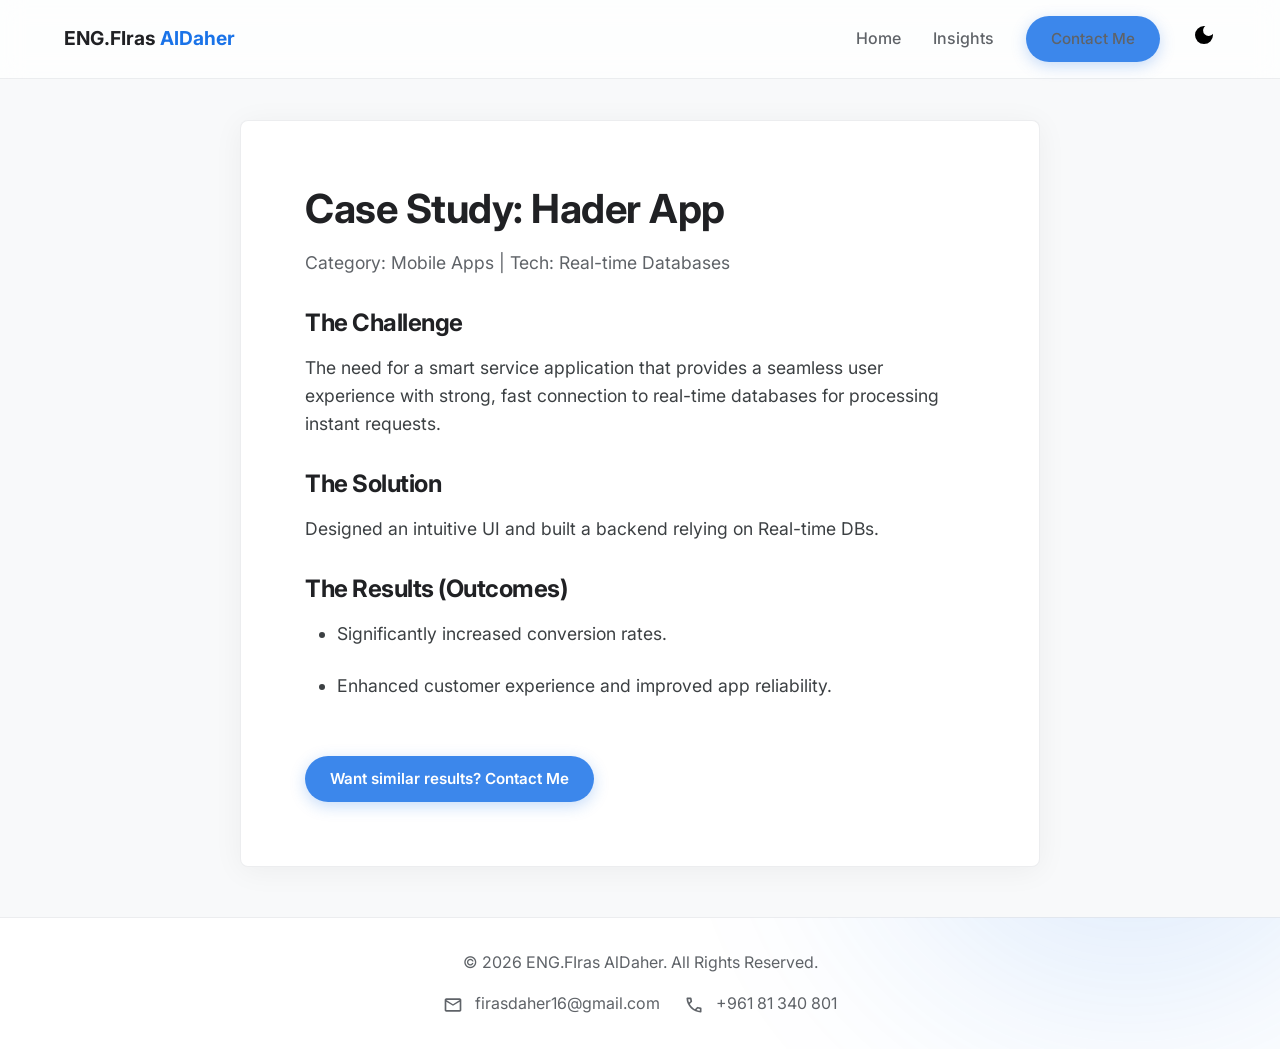
<file: case-studies/hader/index.html>
﻿<!DOCTYPE html>
<html lang="en" dir="ltr">
<head>
    <meta charset="UTF-8">
    <meta name="viewport" content="width=device-width, initial-scale=1.0">
    <title>Case Study: Hader App | ENG.FIras AlDaher</title>
    <link rel="preconnect" href="https://fonts.googleapis.com">
    <link rel="preconnect" href="https://fonts.gstatic.com" crossorigin>
    <link href="https://fonts.googleapis.com/css2?family=Inter:wght@300;400;500;600;700&display=swap" rel="stylesheet">
    <link rel="stylesheet" href="/assets/css/index.css">
    <style>
        .article-content { max-width: 800px; margin: 0 auto; background: #ffffff; padding: 4rem; border-radius: 8px; border: 1px solid var(--border-color); box-shadow: var(--shadow-1); }
        .article-content h1, .article-content h2 { margin-top: 2rem; color: var(--text-main); }
        .article-content p, .article-content ul, .article-content li { margin-bottom: 1.5rem; font-size: 1.1rem; color: #3c4043; }
        .article-content ul { padding-left: 2rem; }
    </style>
    <!-- Google Analytics -->
    <script async src="https://www.googletagmanager.com/gtag/js?id=G-XXXXXXXXXX"></script>
    <script>
      window.dataLayer = window.dataLayer || [];
      function gtag(){dataLayer.push(arguments);}
      gtag('js', new Date());
      gtag('config', 'G-XXXXXXXXXX');
    </script>
    <!-- AOS CSS -->
    <link href="https://unpkg.com/aos@2.3.1/dist/aos.css" rel="stylesheet">
</head>
<body>
    <header class="navbar">
        <div class="container nav-container">
            <a href="/" class="logo" style="font-size:1.2rem;">ENG.FIras <span>AlDaher</span></a>
            <nav>
                <ul class="nav-links">
                    <li><a href="/">Home</a></li>
                    <li><a href="/insights/index.html">Insights</a></li>
                    <li><a href="/contact/index.html" class="btn btn-primary">Contact Me</a></li>
                    <li><button id="theme-toggle" style="background:none; border:none; font-size:1.5rem; cursor:pointer;" title="Toggle Dark Mode"><svg id="theme-icon" xmlns="http://www.w3.org/2000/svg" height="24" viewBox="0 -960 960 960" width="24" fill="currentColor"><path d="M480-120q-150 0-255-105T120-480q0-150 105-255t255-105q14 0 27.5 1t26.5 3q-41 29-65.5 75.5T444-660q0 90 63 153t153 63q55 0 101-24.5t75-65.5q2 13 3 26.5t1 27.5q0 150-105 255T480-120Z"/></svg></button></li>
                </ul>
            </nav>
        </div>
    </header>
    <main style="padding-top: 120px; padding-bottom: 50px; background-color: var(--bg-surface); min-height: 80vh;">
        <section class="container">
            <div class="article-content">
                <h1 style="font-size: 2.5rem; margin-bottom: 1rem; margin-top: 0;">Case Study: Hader App</h1>
                <p style="color: var(--text-muted); margin-bottom: 2rem;">Category: Mobile Apps | Tech: Real-time Databases</p>
                <h2>The Challenge</h2><p>The need for a smart service application that provides a seamless user experience with strong, fast connection to real-time databases for processing instant requests.</p><h2>The Solution</h2><p>Designed an intuitive UI and built a backend relying on Real-time DBs.</p><h2>The Results (Outcomes)</h2><ul><li>Significantly increased conversion rates.</li><li>Enhanced customer experience and improved app reliability.</li></ul>
                <a href="/contact/index.html" class="btn btn-primary" style="margin-top: 2rem;">Want similar results? Contact Me</a>
            </div>
        </section>
    </main>
    <footer>
        <div class="container footer-content" style="flex-direction: column; gap: 1rem;">
            <p>&copy; 2026 ENG.FIras AlDaher. All Rights Reserved.</p>
            <div style="display:flex; gap:1.5rem; justify-content:center; color:var(--text-muted); flex-wrap:wrap;">
                <span><svg xmlns="http://www.w3.org/2000/svg" height="20" viewBox="0 -960 960 960" width="20" fill="currentColor" style="vertical-align: middle; margin-right: 8px;"><path d="M160-160q-33 0-56.5-23.5T80-240v-480q0-33 23.5-56.5T160-800h640q33 0 56.5 23.5T880-720v480q0 33-23.5 56.5T800-160H160Zm320-280L160-640v400h640v-400L480-440Zm0-80 320-200H160l320 200ZM160-640v-80 480-400Z"/></svg> firasdaher16@gmail.com</span>
                <span><svg xmlns="http://www.w3.org/2000/svg" height="20" viewBox="0 -960 960 960" width="20" fill="currentColor" style="vertical-align: middle; margin-right: 8px;"><path d="M798-120q-125 0-247-54.5T329-329Q229-429 174.5-551T120-798q0-18 12-30t30-12h162q14 0 25 9.5t13 22.5l26 140q2 16-1 27t-11 19l-97 98q20 37 47.5 71.5T387-386q31 31 65 57.5t72 48.5l94-94q9-9 23.5-13.5T670-390l138 28q14 4 23 14.5t9 23.5v162q0 18-12 30t-30 12ZM241-600l66-66-17-94h-89q5 41 14 81t26 79Zm358 358q39 17 79.5 27t81.5 13v-88l-94-19-67 67ZM241-600Zm358 358Z"/></svg> +961 81 340 801</span>
            </div>
        </div>
    </footer>
</body>
</html>
</file>
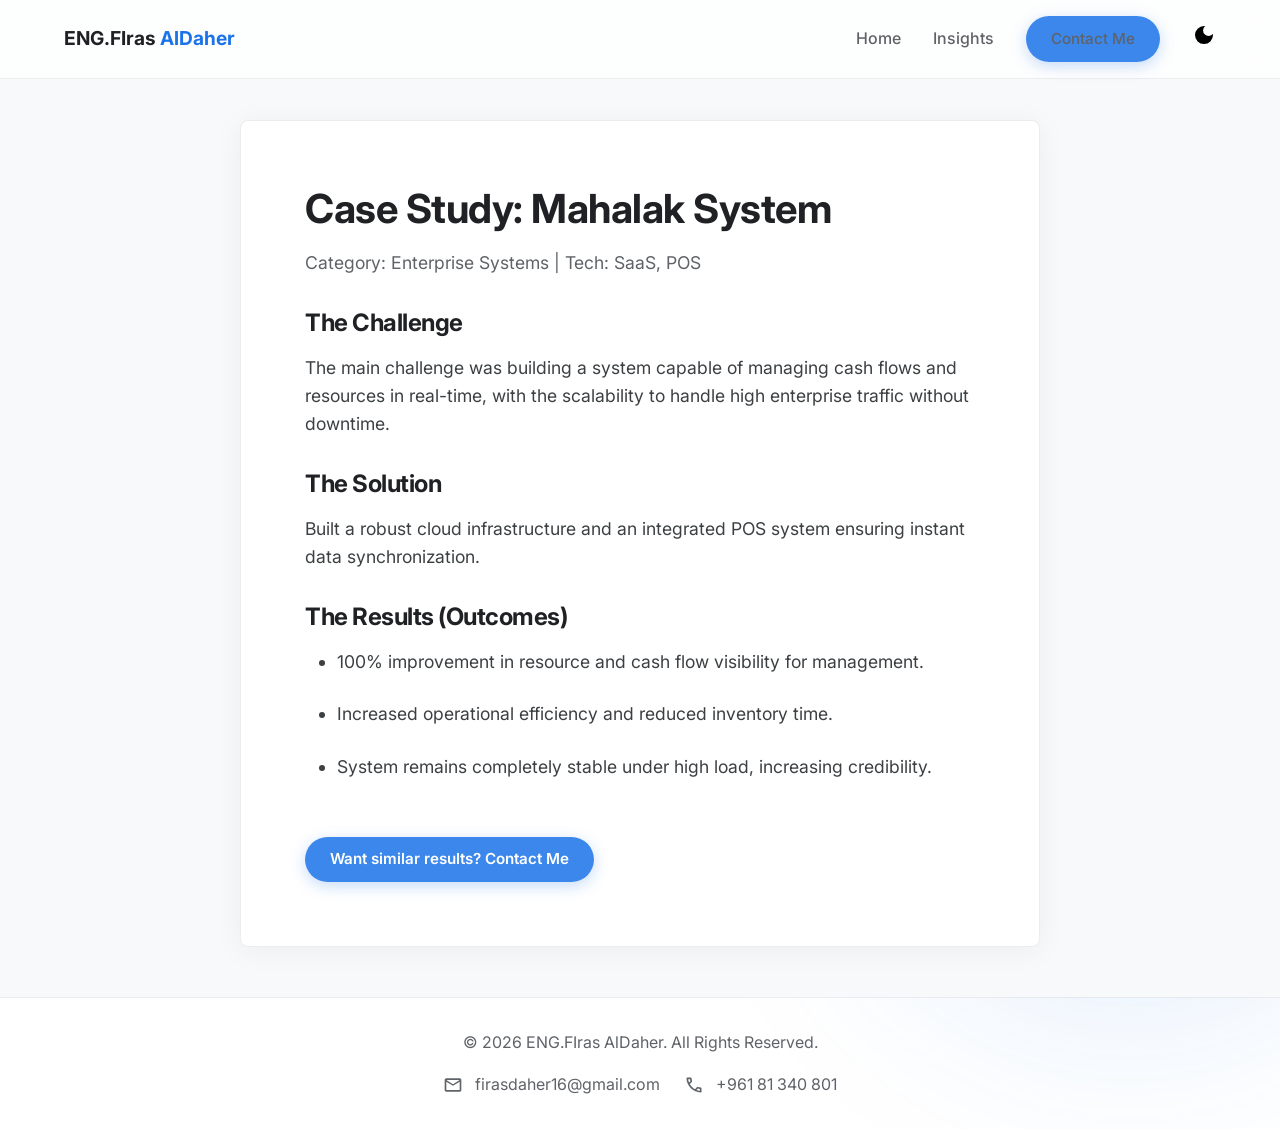
<file: case-studies/mahalak/index.html>
﻿<!DOCTYPE html>
<html lang="en" dir="ltr">
<head>
    <meta charset="UTF-8">
    <meta name="viewport" content="width=device-width, initial-scale=1.0">
    <title>Case Study: Mahalak Project | ENG.FIras AlDaher</title>
    <link rel="preconnect" href="https://fonts.googleapis.com">
    <link rel="preconnect" href="https://fonts.gstatic.com" crossorigin>
    <link href="https://fonts.googleapis.com/css2?family=Inter:wght@300;400;500;600;700&display=swap" rel="stylesheet">
    <link rel="stylesheet" href="/assets/css/index.css">
    <style>
        .article-content { max-width: 800px; margin: 0 auto; background: #ffffff; padding: 4rem; border-radius: 8px; border: 1px solid var(--border-color); box-shadow: var(--shadow-1); }
        .article-content h1, .article-content h2 { margin-top: 2rem; color: var(--text-main); }
        .article-content p, .article-content ul, .article-content li { margin-bottom: 1.5rem; font-size: 1.1rem; color: #3c4043; }
        .article-content ul { padding-left: 2rem; }
    </style>
    <!-- Google Analytics -->
    <script async src="https://www.googletagmanager.com/gtag/js?id=G-XXXXXXXXXX"></script>
    <script>
      window.dataLayer = window.dataLayer || [];
      function gtag(){dataLayer.push(arguments);}
      gtag('js', new Date());
      gtag('config', 'G-XXXXXXXXXX');
    </script>
    <!-- AOS CSS -->
    <link href="https://unpkg.com/aos@2.3.1/dist/aos.css" rel="stylesheet">
</head>
<body>
    <header class="navbar">
        <div class="container nav-container">
            <a href="/" class="logo" style="font-size:1.2rem;">ENG.FIras <span>AlDaher</span></a>
            <nav>
                <ul class="nav-links">
                    <li><a href="/">Home</a></li>
                    <li><a href="/insights/index.html">Insights</a></li>
                    <li><a href="/contact/index.html" class="btn btn-primary">Contact Me</a></li>
                    <li><button id="theme-toggle" style="background:none; border:none; font-size:1.5rem; cursor:pointer;" title="Toggle Dark Mode"><svg id="theme-icon" xmlns="http://www.w3.org/2000/svg" height="24" viewBox="0 -960 960 960" width="24" fill="currentColor"><path d="M480-120q-150 0-255-105T120-480q0-150 105-255t255-105q14 0 27.5 1t26.5 3q-41 29-65.5 75.5T444-660q0 90 63 153t153 63q55 0 101-24.5t75-65.5q2 13 3 26.5t1 27.5q0 150-105 255T480-120Z"/></svg></button></li>
                </ul>
            </nav>
        </div>
    </header>
    <main style="padding-top: 120px; padding-bottom: 50px; background-color: var(--bg-surface); min-height: 80vh;">
        <section class="container">
            <div class="article-content">
                <h1 style="font-size: 2.5rem; margin-bottom: 1rem; margin-top: 0;">Case Study: Mahalak System</h1>
                <p style="color: var(--text-muted); margin-bottom: 2rem;">Category: Enterprise Systems | Tech: SaaS, POS</p>
                <h2>The Challenge</h2><p>The main challenge was building a system capable of managing cash flows and resources in real-time, with the scalability to handle high enterprise traffic without downtime.</p><h2>The Solution</h2><p>Built a robust cloud infrastructure and an integrated POS system ensuring instant data synchronization.</p><h2>The Results (Outcomes)</h2><ul><li>100% improvement in resource and cash flow visibility for management.</li><li>Increased operational efficiency and reduced inventory time.</li><li>System remains completely stable under high load, increasing credibility.</li></ul>
                <a href="/contact/index.html" class="btn btn-primary" style="margin-top: 2rem;">Want similar results? Contact Me</a>
            </div>
        </section>
    </main>
    <footer>
        <div class="container footer-content" style="flex-direction: column; gap: 1rem;">
            <p>&copy; 2026 ENG.FIras AlDaher. All Rights Reserved.</p>
            <div style="display:flex; gap:1.5rem; justify-content:center; color:var(--text-muted); flex-wrap:wrap;">
                <span><svg xmlns="http://www.w3.org/2000/svg" height="20" viewBox="0 -960 960 960" width="20" fill="currentColor" style="vertical-align: middle; margin-right: 8px;"><path d="M160-160q-33 0-56.5-23.5T80-240v-480q0-33 23.5-56.5T160-800h640q33 0 56.5 23.5T880-720v480q0 33-23.5 56.5T800-160H160Zm320-280L160-640v400h640v-400L480-440Zm0-80 320-200H160l320 200ZM160-640v-80 480-400Z"/></svg> firasdaher16@gmail.com</span>
                <span><svg xmlns="http://www.w3.org/2000/svg" height="20" viewBox="0 -960 960 960" width="20" fill="currentColor" style="vertical-align: middle; margin-right: 8px;"><path d="M798-120q-125 0-247-54.5T329-329Q229-429 174.5-551T120-798q0-18 12-30t30-12h162q14 0 25 9.5t13 22.5l26 140q2 16-1 27t-11 19l-97 98q20 37 47.5 71.5T387-386q31 31 65 57.5t72 48.5l94-94q9-9 23.5-13.5T670-390l138 28q14 4 23 14.5t9 23.5v162q0 18-12 30t-30 12ZM241-600l66-66-17-94h-89q5 41 14 81t26 79Zm358 358q39 17 79.5 27t81.5 13v-88l-94-19-67 67ZM241-600Zm358 358Z"/></svg> +961 81 340 801</span>
            </div>
        </div>
    </footer>
</body>
</html>
</file>
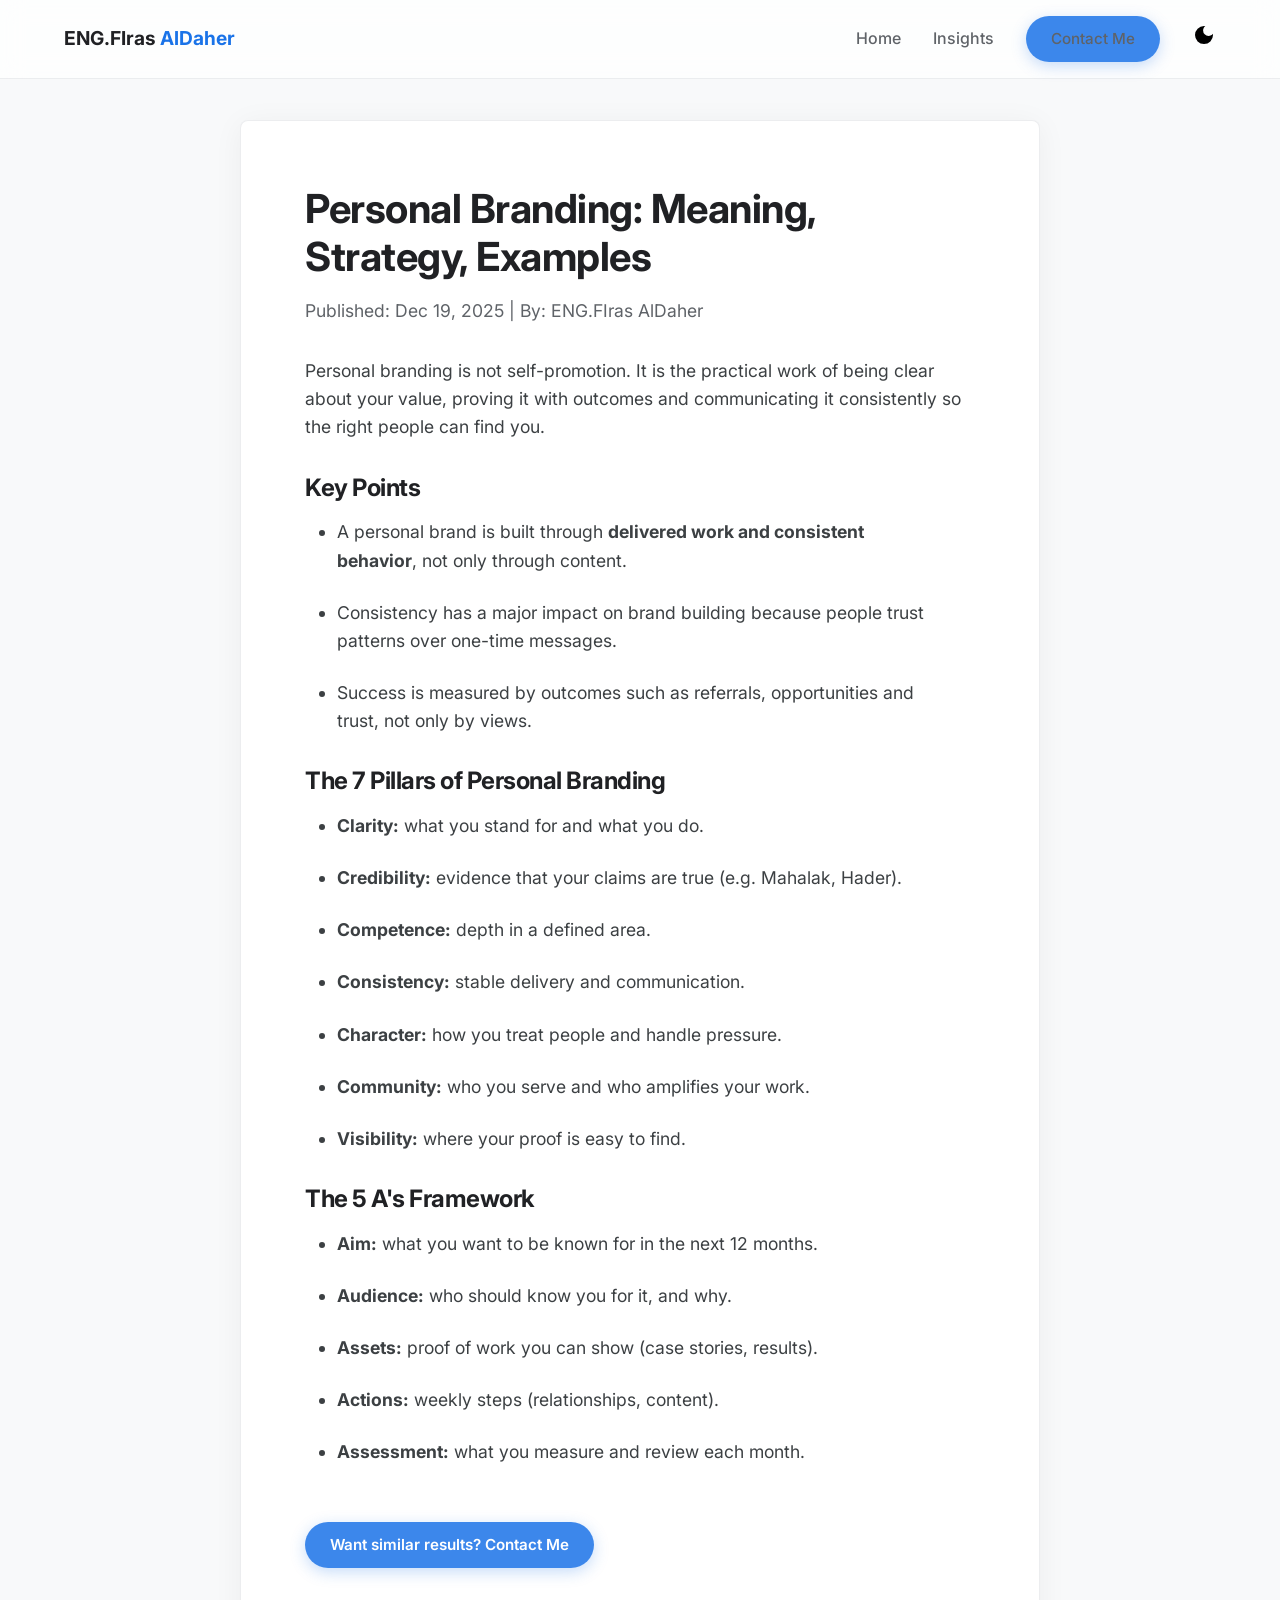
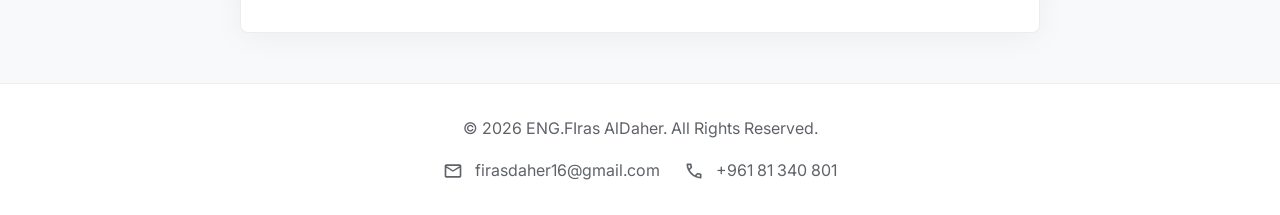
<file: insights/personal-branding-strategy/index.html>
﻿<!DOCTYPE html>
<html lang="en" dir="ltr">
<head>
    <meta charset="UTF-8">
    <meta name="viewport" content="width=device-width, initial-scale=1.0">
    <title>Personal Branding Strategy | ENG.FIras AlDaher</title>
    <link rel="preconnect" href="https://fonts.googleapis.com">
    <link rel="preconnect" href="https://fonts.gstatic.com" crossorigin>
    <link href="https://fonts.googleapis.com/css2?family=Inter:wght@300;400;500;600;700&display=swap" rel="stylesheet">
    <link rel="stylesheet" href="/assets/css/index.css">
    <style>
        .article-content { max-width: 800px; margin: 0 auto; background: #ffffff; padding: 4rem; border-radius: 8px; border: 1px solid var(--border-color); box-shadow: var(--shadow-1); }
        .article-content h1, .article-content h2 { margin-top: 2rem; color: var(--text-main); }
        .article-content p, .article-content ul, .article-content li { margin-bottom: 1.5rem; font-size: 1.1rem; color: #3c4043; }
        .article-content ul { padding-left: 2rem; }
    </style>
    <!-- Google Analytics -->
    <script async src="https://www.googletagmanager.com/gtag/js?id=G-XXXXXXXXXX"></script>
    <script>
      window.dataLayer = window.dataLayer || [];
      function gtag(){dataLayer.push(arguments);}
      gtag('js', new Date());
      gtag('config', 'G-XXXXXXXXXX');
    </script>
    <!-- AOS CSS -->
    <link href="https://unpkg.com/aos@2.3.1/dist/aos.css" rel="stylesheet">
</head>
<body>
    <header class="navbar">
        <div class="container nav-container">
            <a href="/" class="logo" style="font-size:1.2rem;">ENG.FIras <span>AlDaher</span></a>
            <nav>
                <ul class="nav-links">
                    <li><a href="/">Home</a></li>
                    <li><a href="/insights/index.html">Insights</a></li>
                    <li><a href="/contact/index.html" class="btn btn-primary">Contact Me</a></li>
                    <li><button id="theme-toggle" style="background:none; border:none; font-size:1.5rem; cursor:pointer;" title="Toggle Dark Mode"><svg id="theme-icon" xmlns="http://www.w3.org/2000/svg" height="24" viewBox="0 -960 960 960" width="24" fill="currentColor"><path d="M480-120q-150 0-255-105T120-480q0-150 105-255t255-105q14 0 27.5 1t26.5 3q-41 29-65.5 75.5T444-660q0 90 63 153t153 63q55 0 101-24.5t75-65.5q2 13 3 26.5t1 27.5q0 150-105 255T480-120Z"/></svg></button></li>
                </ul>
            </nav>
        </div>
    </header>
    <main style="padding-top: 120px; padding-bottom: 50px; background-color: var(--bg-surface); min-height: 80vh;">
        <section class="container">
            <div class="article-content">
                <h1 style="font-size: 2.5rem; margin-bottom: 1rem; margin-top: 0;">Personal Branding: Meaning, Strategy, Examples</h1>
                <p style="color: var(--text-muted); margin-bottom: 2rem;">Published: Dec 19, 2025 | By: ENG.FIras AlDaher</p>
                <p>Personal branding is not self-promotion. It is the practical work of being clear about your value, proving it with outcomes and communicating it consistently so the right people can find you.</p><h2>Key Points</h2><ul><li>A personal brand is built through <strong>delivered work and consistent behavior</strong>, not only through content.</li><li>Consistency has a major impact on brand building because people trust patterns over one-time messages.</li><li>Success is measured by outcomes such as referrals, opportunities and trust, not only by views.</li></ul><h2>The 7 Pillars of Personal Branding</h2><ul><li><strong>Clarity:</strong> what you stand for and what you do.</li><li><strong>Credibility:</strong> evidence that your claims are true (e.g. Mahalak, Hader).</li><li><strong>Competence:</strong> depth in a defined area.</li><li><strong>Consistency:</strong> stable delivery and communication.</li><li><strong>Character:</strong> how you treat people and handle pressure.</li><li><strong>Community:</strong> who you serve and who amplifies your work.</li><li><strong>Visibility:</strong> where your proof is easy to find.</li></ul><h2>The 5 A's Framework</h2><ul><li><strong>Aim:</strong> what you want to be known for in the next 12 months.</li><li><strong>Audience:</strong> who should know you for it, and why.</li><li><strong>Assets:</strong> proof of work you can show (case stories, results).</li><li><strong>Actions:</strong> weekly steps (relationships, content).</li><li><strong>Assessment:</strong> what you measure and review each month.</li></ul>
                <a href="/contact/index.html" class="btn btn-primary" style="margin-top: 2rem;">Want similar results? Contact Me</a>
            </div>
        </section>
    </main>
    <footer>
        <div class="container footer-content" style="flex-direction: column; gap: 1rem;">
            <p>&copy; 2026 ENG.FIras AlDaher. All Rights Reserved.</p>
            <div style="display:flex; gap:1.5rem; justify-content:center; color:var(--text-muted); flex-wrap:wrap;">
                <span><svg xmlns="http://www.w3.org/2000/svg" height="20" viewBox="0 -960 960 960" width="20" fill="currentColor" style="vertical-align: middle; margin-right: 8px;"><path d="M160-160q-33 0-56.5-23.5T80-240v-480q0-33 23.5-56.5T160-800h640q33 0 56.5 23.5T880-720v480q0 33-23.5 56.5T800-160H160Zm320-280L160-640v400h640v-400L480-440Zm0-80 320-200H160l320 200ZM160-640v-80 480-400Z"/></svg> firasdaher16@gmail.com</span>
                <span><svg xmlns="http://www.w3.org/2000/svg" height="20" viewBox="0 -960 960 960" width="20" fill="currentColor" style="vertical-align: middle; margin-right: 8px;"><path d="M798-120q-125 0-247-54.5T329-329Q229-429 174.5-551T120-798q0-18 12-30t30-12h162q14 0 25 9.5t13 22.5l26 140q2 16-1 27t-11 19l-97 98q20 37 47.5 71.5T387-386q31 31 65 57.5t72 48.5l94-94q9-9 23.5-13.5T670-390l138 28q14 4 23 14.5t9 23.5v162q0 18-12 30t-30 12ZM241-600l66-66-17-94h-89q5 41 14 81t26 79Zm358 358q39 17 79.5 27t81.5 13v-88l-94-19-67 67ZM241-600Zm358 358Z"/></svg> +961 81 340 801</span>
            </div>
        </div>
    </footer>
</body>
</html>
</file>
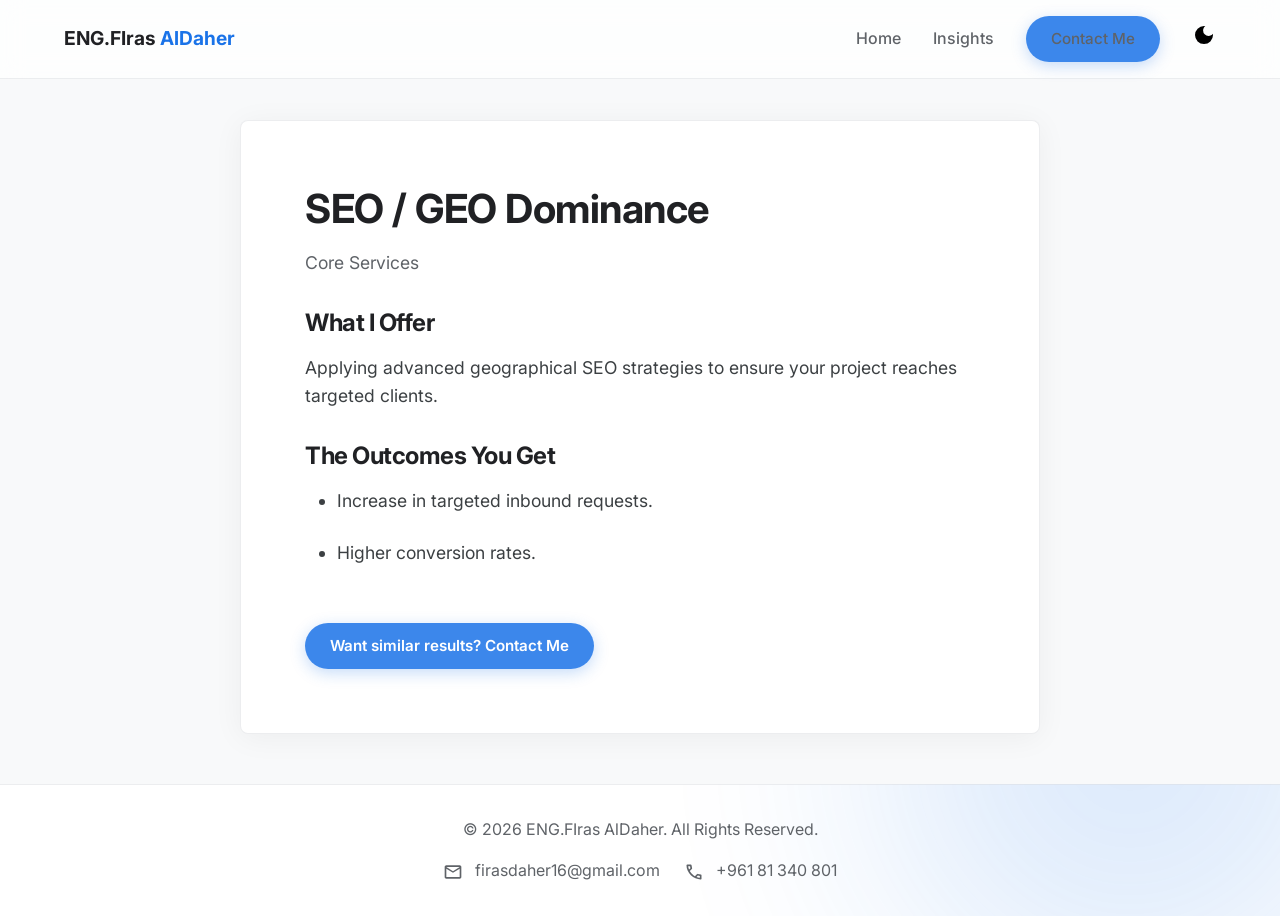
<file: services/seo-optimization/index.html>
﻿<!DOCTYPE html>
<html lang="en" dir="ltr">
<head>
    <meta charset="UTF-8">
    <meta name="viewport" content="width=device-width, initial-scale=1.0">
    <title>SEO / GEO Dominance | ENG.FIras AlDaher</title>
    <link rel="preconnect" href="https://fonts.googleapis.com">
    <link rel="preconnect" href="https://fonts.gstatic.com" crossorigin>
    <link href="https://fonts.googleapis.com/css2?family=Inter:wght@300;400;500;600;700&display=swap" rel="stylesheet">
    <link rel="stylesheet" href="/assets/css/index.css">
    <style>
        .article-content { max-width: 800px; margin: 0 auto; background: #ffffff; padding: 4rem; border-radius: 8px; border: 1px solid var(--border-color); box-shadow: var(--shadow-1); }
        .article-content h1, .article-content h2 { margin-top: 2rem; color: var(--text-main); }
        .article-content p, .article-content ul, .article-content li { margin-bottom: 1.5rem; font-size: 1.1rem; color: #3c4043; }
        .article-content ul { padding-left: 2rem; }
    </style>
    <!-- Google Analytics -->
    <script async src="https://www.googletagmanager.com/gtag/js?id=G-XXXXXXXXXX"></script>
    <script>
      window.dataLayer = window.dataLayer || [];
      function gtag(){dataLayer.push(arguments);}
      gtag('js', new Date());
      gtag('config', 'G-XXXXXXXXXX');
    </script>
    <!-- AOS CSS -->
    <link href="https://unpkg.com/aos@2.3.1/dist/aos.css" rel="stylesheet">
</head>
<body>
    <header class="navbar">
        <div class="container nav-container">
            <a href="/" class="logo" style="font-size:1.2rem;">ENG.FIras <span>AlDaher</span></a>
            <nav>
                <ul class="nav-links">
                    <li><a href="/">Home</a></li>
                    <li><a href="/insights/index.html">Insights</a></li>
                    <li><a href="/contact/index.html" class="btn btn-primary">Contact Me</a></li>
                    <li><button id="theme-toggle" style="background:none; border:none; font-size:1.5rem; cursor:pointer;" title="Toggle Dark Mode"><svg id="theme-icon" xmlns="http://www.w3.org/2000/svg" height="24" viewBox="0 -960 960 960" width="24" fill="currentColor"><path d="M480-120q-150 0-255-105T120-480q0-150 105-255t255-105q14 0 27.5 1t26.5 3q-41 29-65.5 75.5T444-660q0 90 63 153t153 63q55 0 101-24.5t75-65.5q2 13 3 26.5t1 27.5q0 150-105 255T480-120Z"/></svg></button></li>
                </ul>
            </nav>
        </div>
    </header>
    <main style="padding-top: 120px; padding-bottom: 50px; background-color: var(--bg-surface); min-height: 80vh;">
        <section class="container">
            <div class="article-content">
                <h1 style="font-size: 2.5rem; margin-bottom: 1rem; margin-top: 0;">SEO / GEO Dominance</h1>
                <p style="color: var(--text-muted); margin-bottom: 2rem;">Core Services</p>
                <h2>What I Offer</h2><p>Applying advanced geographical SEO strategies to ensure your project reaches targeted clients.</p><h2>The Outcomes You Get</h2><ul><li>Increase in targeted inbound requests.</li><li>Higher conversion rates.</li></ul>
                <a href="/contact/index.html" class="btn btn-primary" style="margin-top: 2rem;">Want similar results? Contact Me</a>
            </div>
        </section>
    </main>
    <footer>
        <div class="container footer-content" style="flex-direction: column; gap: 1rem;">
            <p>&copy; 2026 ENG.FIras AlDaher. All Rights Reserved.</p>
            <div style="display:flex; gap:1.5rem; justify-content:center; color:var(--text-muted); flex-wrap:wrap;">
                <span><svg xmlns="http://www.w3.org/2000/svg" height="20" viewBox="0 -960 960 960" width="20" fill="currentColor" style="vertical-align: middle; margin-right: 8px;"><path d="M160-160q-33 0-56.5-23.5T80-240v-480q0-33 23.5-56.5T160-800h640q33 0 56.5 23.5T880-720v480q0 33-23.5 56.5T800-160H160Zm320-280L160-640v400h640v-400L480-440Zm0-80 320-200H160l320 200ZM160-640v-80 480-400Z"/></svg> firasdaher16@gmail.com</span>
                <span><svg xmlns="http://www.w3.org/2000/svg" height="20" viewBox="0 -960 960 960" width="20" fill="currentColor" style="vertical-align: middle; margin-right: 8px;"><path d="M798-120q-125 0-247-54.5T329-329Q229-429 174.5-551T120-798q0-18 12-30t30-12h162q14 0 25 9.5t13 22.5l26 140q2 16-1 27t-11 19l-97 98q20 37 47.5 71.5T387-386q31 31 65 57.5t72 48.5l94-94q9-9 23.5-13.5T670-390l138 28q14 4 23 14.5t9 23.5v162q0 18-12 30t-30 12ZM241-600l66-66-17-94h-89q5 41 14 81t26 79Zm358 358q39 17 79.5 27t81.5 13v-88l-94-19-67 67ZM241-600Zm358 358Z"/></svg> +961 81 340 801</span>
            </div>
        </div>
    </footer>
</body>
</html>
</file>
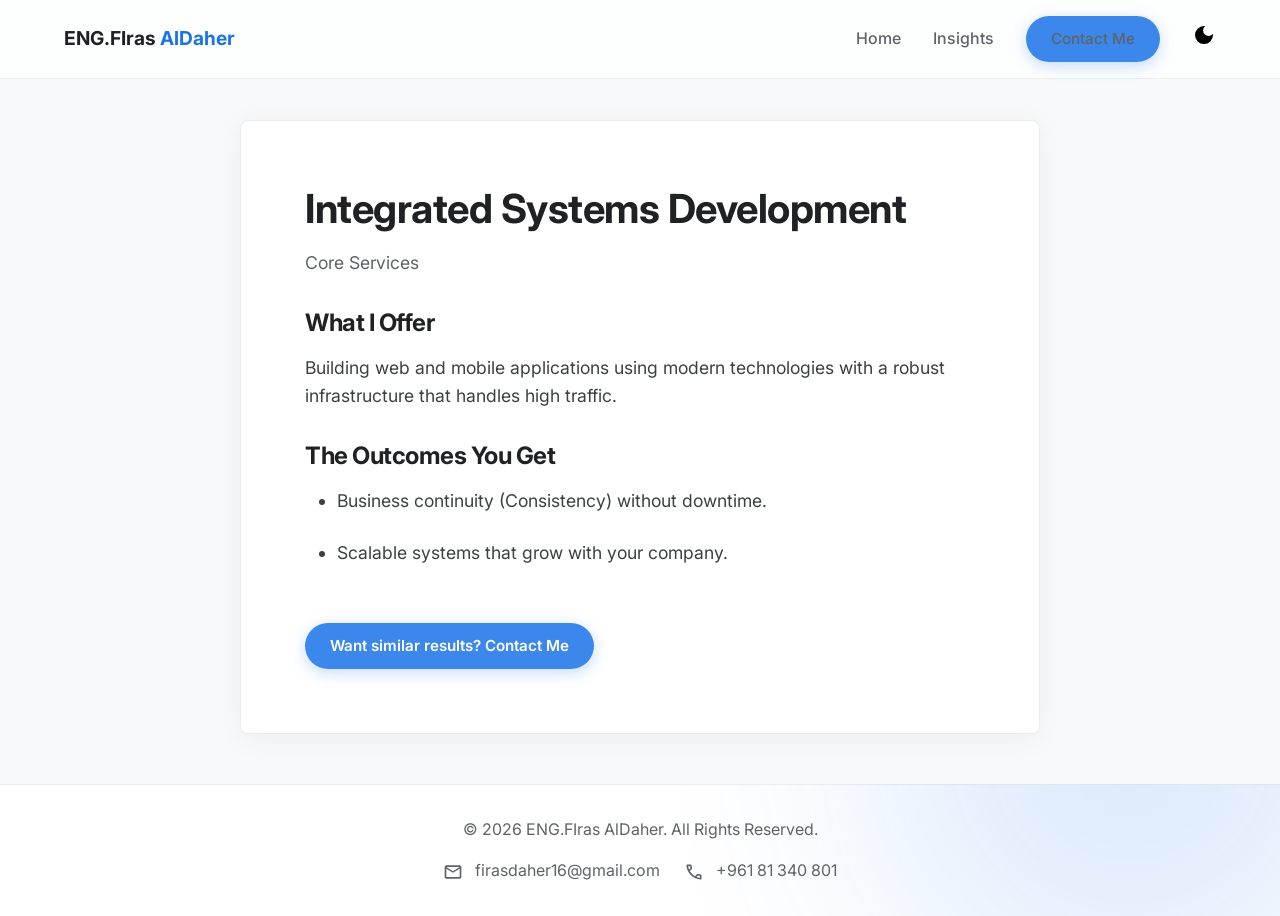
<file: services/software-development/index.html>
﻿<!DOCTYPE html>
<html lang="en" dir="ltr">
<head>
    <meta charset="UTF-8">
    <meta name="viewport" content="width=device-width, initial-scale=1.0">
    <title>Integrated Systems Development | ENG.FIras AlDaher</title>
    <link rel="preconnect" href="https://fonts.googleapis.com">
    <link rel="preconnect" href="https://fonts.gstatic.com" crossorigin>
    <link href="https://fonts.googleapis.com/css2?family=Inter:wght@300;400;500;600;700&display=swap" rel="stylesheet">
    <link rel="stylesheet" href="/assets/css/index.css">
    <style>
        .article-content { max-width: 800px; margin: 0 auto; background: #ffffff; padding: 4rem; border-radius: 8px; border: 1px solid var(--border-color); box-shadow: var(--shadow-1); }
        .article-content h1, .article-content h2 { margin-top: 2rem; color: var(--text-main); }
        .article-content p, .article-content ul, .article-content li { margin-bottom: 1.5rem; font-size: 1.1rem; color: #3c4043; }
        .article-content ul { padding-left: 2rem; }
    </style>
    <!-- Google Analytics -->
    <script async src="https://www.googletagmanager.com/gtag/js?id=G-XXXXXXXXXX"></script>
    <script>
      window.dataLayer = window.dataLayer || [];
      function gtag(){dataLayer.push(arguments);}
      gtag('js', new Date());
      gtag('config', 'G-XXXXXXXXXX');
    </script>
    <!-- AOS CSS -->
    <link href="https://unpkg.com/aos@2.3.1/dist/aos.css" rel="stylesheet">
</head>
<body>
    <header class="navbar">
        <div class="container nav-container">
            <a href="/" class="logo" style="font-size:1.2rem;">ENG.FIras <span>AlDaher</span></a>
            <nav>
                <ul class="nav-links">
                    <li><a href="/">Home</a></li>
                    <li><a href="/insights/index.html">Insights</a></li>
                    <li><a href="/contact/index.html" class="btn btn-primary">Contact Me</a></li>
                    <li><button id="theme-toggle" style="background:none; border:none; font-size:1.5rem; cursor:pointer;" title="Toggle Dark Mode"><svg id="theme-icon" xmlns="http://www.w3.org/2000/svg" height="24" viewBox="0 -960 960 960" width="24" fill="currentColor"><path d="M480-120q-150 0-255-105T120-480q0-150 105-255t255-105q14 0 27.5 1t26.5 3q-41 29-65.5 75.5T444-660q0 90 63 153t153 63q55 0 101-24.5t75-65.5q2 13 3 26.5t1 27.5q0 150-105 255T480-120Z"/></svg></button></li>
                </ul>
            </nav>
        </div>
    </header>
    <main style="padding-top: 120px; padding-bottom: 50px; background-color: var(--bg-surface); min-height: 80vh;">
        <section class="container">
            <div class="article-content">
                <h1 style="font-size: 2.5rem; margin-bottom: 1rem; margin-top: 0;">Integrated Systems Development</h1>
                <p style="color: var(--text-muted); margin-bottom: 2rem;">Core Services</p>
                <h2>What I Offer</h2><p>Building web and mobile applications using modern technologies with a robust infrastructure that handles high traffic.</p><h2>The Outcomes You Get</h2><ul><li>Business continuity (Consistency) without downtime.</li><li>Scalable systems that grow with your company.</li></ul>
                <a href="/contact/index.html" class="btn btn-primary" style="margin-top: 2rem;">Want similar results? Contact Me</a>
            </div>
        </section>
    </main>
    <footer>
        <div class="container footer-content" style="flex-direction: column; gap: 1rem;">
            <p>&copy; 2026 ENG.FIras AlDaher. All Rights Reserved.</p>
            <div style="display:flex; gap:1.5rem; justify-content:center; color:var(--text-muted); flex-wrap:wrap;">
                <span><svg xmlns="http://www.w3.org/2000/svg" height="20" viewBox="0 -960 960 960" width="20" fill="currentColor" style="vertical-align: middle; margin-right: 8px;"><path d="M160-160q-33 0-56.5-23.5T80-240v-480q0-33 23.5-56.5T160-800h640q33 0 56.5 23.5T880-720v480q0 33-23.5 56.5T800-160H160Zm320-280L160-640v400h640v-400L480-440Zm0-80 320-200H160l320 200ZM160-640v-80 480-400Z"/></svg> firasdaher16@gmail.com</span>
                <span><svg xmlns="http://www.w3.org/2000/svg" height="20" viewBox="0 -960 960 960" width="20" fill="currentColor" style="vertical-align: middle; margin-right: 8px;"><path d="M798-120q-125 0-247-54.5T329-329Q229-429 174.5-551T120-798q0-18 12-30t30-12h162q14 0 25 9.5t13 22.5l26 140q2 16-1 27t-11 19l-97 98q20 37 47.5 71.5T387-386q31 31 65 57.5t72 48.5l94-94q9-9 23.5-13.5T670-390l138 28q14 4 23 14.5t9 23.5v162q0 18-12 30t-30 12ZM241-600l66-66-17-94h-89q5 41 14 81t26 79Zm358 358q39 17 79.5 27t81.5 13v-88l-94-19-67 67ZM241-600Zm358 358Z"/></svg> +961 81 340 801</span>
            </div>
        </div>
    </footer>
</body>
</html>
</file>
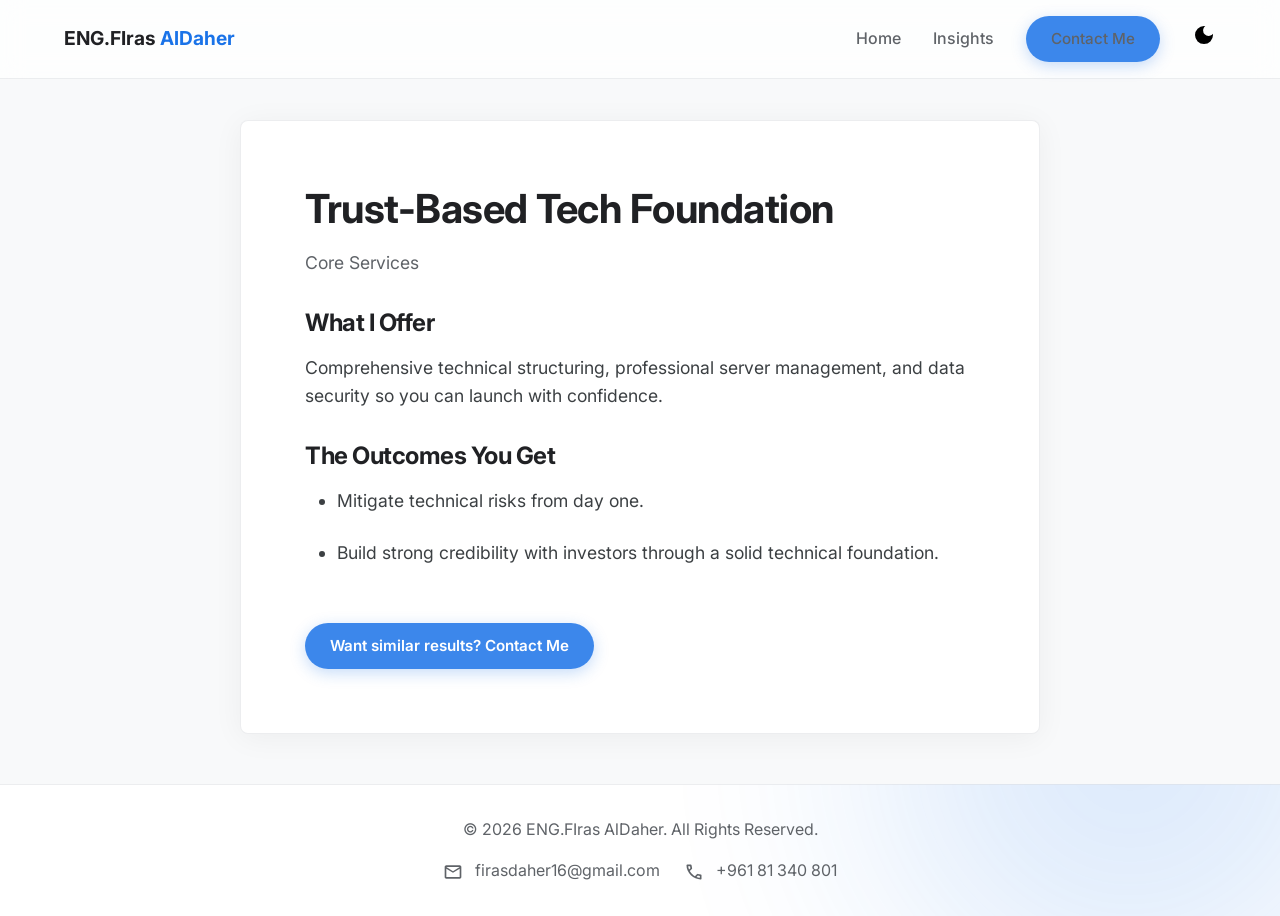
<file: services/startup-tech-foundation/index.html>
﻿<!DOCTYPE html>
<html lang="en" dir="ltr">
<head>
    <meta charset="UTF-8">
    <meta name="viewport" content="width=device-width, initial-scale=1.0">
    <title>Startup Tech Foundation | ENG.FIras AlDaher</title>
    <link rel="preconnect" href="https://fonts.googleapis.com">
    <link rel="preconnect" href="https://fonts.gstatic.com" crossorigin>
    <link href="https://fonts.googleapis.com/css2?family=Inter:wght@300;400;500;600;700&display=swap" rel="stylesheet">
    <link rel="stylesheet" href="/assets/css/index.css">
    <style>
        .article-content { max-width: 800px; margin: 0 auto; background: #ffffff; padding: 4rem; border-radius: 8px; border: 1px solid var(--border-color); box-shadow: var(--shadow-1); }
        .article-content h1, .article-content h2 { margin-top: 2rem; color: var(--text-main); }
        .article-content p, .article-content ul, .article-content li { margin-bottom: 1.5rem; font-size: 1.1rem; color: #3c4043; }
        .article-content ul { padding-left: 2rem; }
    </style>
    <!-- Google Analytics -->
    <script async src="https://www.googletagmanager.com/gtag/js?id=G-XXXXXXXXXX"></script>
    <script>
      window.dataLayer = window.dataLayer || [];
      function gtag(){dataLayer.push(arguments);}
      gtag('js', new Date());
      gtag('config', 'G-XXXXXXXXXX');
    </script>
    <!-- AOS CSS -->
    <link href="https://unpkg.com/aos@2.3.1/dist/aos.css" rel="stylesheet">
</head>
<body>
    <header class="navbar">
        <div class="container nav-container">
            <a href="/" class="logo" style="font-size:1.2rem;">ENG.FIras <span>AlDaher</span></a>
            <nav>
                <ul class="nav-links">
                    <li><a href="/">Home</a></li>
                    <li><a href="/insights/index.html">Insights</a></li>
                    <li><a href="/contact/index.html" class="btn btn-primary">Contact Me</a></li>
                    <li><button id="theme-toggle" style="background:none; border:none; font-size:1.5rem; cursor:pointer;" title="Toggle Dark Mode"><svg id="theme-icon" xmlns="http://www.w3.org/2000/svg" height="24" viewBox="0 -960 960 960" width="24" fill="currentColor"><path d="M480-120q-150 0-255-105T120-480q0-150 105-255t255-105q14 0 27.5 1t26.5 3q-41 29-65.5 75.5T444-660q0 90 63 153t153 63q55 0 101-24.5t75-65.5q2 13 3 26.5t1 27.5q0 150-105 255T480-120Z"/></svg></button></li>
                </ul>
            </nav>
        </div>
    </header>
    <main style="padding-top: 120px; padding-bottom: 50px; background-color: var(--bg-surface); min-height: 80vh;">
        <section class="container">
            <div class="article-content">
                <h1 style="font-size: 2.5rem; margin-bottom: 1rem; margin-top: 0;">Trust-Based Tech Foundation</h1>
                <p style="color: var(--text-muted); margin-bottom: 2rem;">Core Services</p>
                <h2>What I Offer</h2><p>Comprehensive technical structuring, professional server management, and data security so you can launch with confidence.</p><h2>The Outcomes You Get</h2><ul><li>Mitigate technical risks from day one.</li><li>Build strong credibility with investors through a solid technical foundation.</li></ul>
                <a href="/contact/index.html" class="btn btn-primary" style="margin-top: 2rem;">Want similar results? Contact Me</a>
            </div>
        </section>
    </main>
    <footer>
        <div class="container footer-content" style="flex-direction: column; gap: 1rem;">
            <p>&copy; 2026 ENG.FIras AlDaher. All Rights Reserved.</p>
            <div style="display:flex; gap:1.5rem; justify-content:center; color:var(--text-muted); flex-wrap:wrap;">
                <span><svg xmlns="http://www.w3.org/2000/svg" height="20" viewBox="0 -960 960 960" width="20" fill="currentColor" style="vertical-align: middle; margin-right: 8px;"><path d="M160-160q-33 0-56.5-23.5T80-240v-480q0-33 23.5-56.5T160-800h640q33 0 56.5 23.5T880-720v480q0 33-23.5 56.5T800-160H160Zm320-280L160-640v400h640v-400L480-440Zm0-80 320-200H160l320 200ZM160-640v-80 480-400Z"/></svg> firasdaher16@gmail.com</span>
                <span><svg xmlns="http://www.w3.org/2000/svg" height="20" viewBox="0 -960 960 960" width="20" fill="currentColor" style="vertical-align: middle; margin-right: 8px;"><path d="M798-120q-125 0-247-54.5T329-329Q229-429 174.5-551T120-798q0-18 12-30t30-12h162q14 0 25 9.5t13 22.5l26 140q2 16-1 27t-11 19l-97 98q20 37 47.5 71.5T387-386q31 31 65 57.5t72 48.5l94-94q9-9 23.5-13.5T670-390l138 28q14 4 23 14.5t9 23.5v162q0 18-12 30t-30 12ZM241-600l66-66-17-94h-89q5 41 14 81t26 79Zm358 358q39 17 79.5 27t81.5 13v-88l-94-19-67 67ZM241-600Zm358 358Z"/></svg> +961 81 340 801</span>
            </div>
        </div>
    </footer>
</body>
</html>
</file>
<file: assets/css/index.css>
@import url('https://fonts.googleapis.com/css2?family=Inter:wght@300;400;500;600;700&display=swap');

/* Base & CSS Variables for Google Light Theme with Glassmorphism */
:root {
    --bg-color: #ffffff;
    --bg-surface: #f8f9fa; /* Google off-white */
    --text-main: #202124; /* Google black */
    --text-muted: #5f6368; /* Google gray */
    
    --primary: #1a73e8; /* Google Blue */
    --primary-hover: #174ea6;
    
    --google-red: #ea4335;
    --google-yellow: #fbbc04;
    --google-green: #34a853;
    
    --border-color: rgba(218, 220, 224, 0.5); /* Slightly transparent border */
    
    /* Soft Glass Shadows */
    --shadow-1: 0 4px 30px rgba(0, 0, 0, 0.05);
    --shadow-2: 0 8px 32px rgba(26, 115, 232, 0.15); /* Primary tinted shadow */
    --shadow-3: 0 4px 6px 0 rgba(60,64,67,0.3), 0 4px 12px 3px rgba(60,64,67,0.15);
    
    --font-family: 'Inter', sans-serif;
}

/* Dark Mode Theme */
body.dark-mode {
    --bg-color: #202124;
    --bg-surface: #303134;
    --text-main: #e8eaed;
    --text-muted: #9aa0a6;
    --border-color: rgba(95, 99, 104, 0.5);
    --primary: #8ab4f8; /* Lighter blue for dark mode */
    --primary-hover: #aecbfa;
    --shadow-1: 0 4px 30px rgba(0, 0, 0, 0.2);
    --shadow-2: 0 8px 32px rgba(138, 180, 248, 0.15);
    --shadow-3: 0 4px 6px 0 rgba(0,0,0,0.3), 0 4px 12px 3px rgba(0,0,0,0.15);
}

* {
    margin: 0;
    padding: 0;
    box-sizing: border-box;
}

html {
    scroll-behavior: smooth;
}

body {
    background-color: var(--bg-color);
    color: var(--text-main);
    font-family: var(--font-family);
    line-height: 1.6;
    overflow-x: hidden;
    position: relative;
    transition: background-color 0.3s ease, color 0.3s ease;
}

/* Very subtle background blobs so glassmorphism has something to blur */
body::before, body::after {
    content: '';
    position: fixed;
    border-radius: 50%;
    filter: blur(120px);
    z-index: -1;
    opacity: 0.15; /* Keeps the theme light and Google-like */
    pointer-events: none;
    transition: opacity 0.3s ease;
}
body::before {
    width: 600px; height: 600px;
    background: var(--primary);
    top: -200px; left: -100px;
}
body::after {
    width: 500px; height: 500px;
    background: var(--primary); /* Changed from red */
    bottom: -100px; right: -100px;
}
body.dark-mode::before, body.dark-mode::after {
    opacity: 0.08; /* Even softer in dark mode */
}

/* Typography */
h1, h2, h3, h4, h5, h6 {
    font-weight: 700;
    line-height: 1.2;
    margin-bottom: 1rem;
    color: var(--text-main);
    letter-spacing: -0.5px;
}

p {
    color: var(--text-muted);
}

a {
    text-decoration: none;
    color: var(--primary);
    transition: color 0.2s ease, background-color 0.2s ease;
}

.highlight {
    color: var(--primary);
}

/* Utilities */
.container {
    width: 90%;
    max-width: 1200px;
    margin: 0 auto;
}

/* Glass Buttons */
.btn {
    display: inline-block;
    padding: 0.6rem 1.5rem;
    border-radius: 50px; /* Modern Google pill shape */
    font-weight: 600;
    cursor: pointer;
    transition: all 0.3s ease;
    text-align: center;
    border: 1px solid transparent;
    font-family: inherit;
    font-size: 0.95rem;
    backdrop-filter: blur(8px);
    -webkit-backdrop-filter: blur(8px);
}

.btn-primary {
    background: rgba(26, 115, 232, 0.85); /* Glassy Google Blue */
    color: #fff;
    box-shadow: 0 4px 15px rgba(26, 115, 232, 0.25);
}
body.dark-mode .btn-primary {
    background: rgba(138, 180, 248, 0.85);
    color: #202124;
}

.btn-primary:hover {
    background: var(--primary);
    color: #fff;
    transform: translateY(-2px);
    box-shadow: 0 6px 20px rgba(26, 115, 232, 0.35);
}

.btn-outline {
    background: rgba(255, 255, 255, 0.5);
    border-color: var(--primary);
    color: var(--primary);
}
body.dark-mode .btn-outline {
    background: rgba(48, 49, 52, 0.5);
    color: var(--primary);
}

.btn-outline:hover {
    background: rgba(26, 115, 232, 0.1);
    transform: translateY(-2px);
}

.w-full {
    width: 100%;
}

.section-title {
    font-size: 2.2rem;
    text-align: center;
    margin-bottom: 3rem;
}

/* Glassmorphism Cards */
.glass-card, .material-card {
    background: rgba(255, 255, 255, 0.65);
    backdrop-filter: blur(12px);
    -webkit-backdrop-filter: blur(12px);
    border: 1px solid var(--border-color);
    border-radius: 12px;
    box-shadow: var(--shadow-1);
    transition: all 0.3s ease;
}
body.dark-mode .glass-card, body.dark-mode .material-card {
    background: rgba(48, 49, 52, 0.65);
}

.glass-card:hover, .material-card:hover {
    box-shadow: var(--shadow-2);
    border-color: var(--primary);
    transform: translateY(-4px);
}

/* Glass Navbar */
.navbar {
    position: fixed;
    top: 0;
    left: 0;
    right: 0;
    z-index: 100;
    background: rgba(255, 255, 255, 0.75);
    backdrop-filter: blur(12px);
    -webkit-backdrop-filter: blur(12px);
    border-bottom: 1px solid var(--border-color);
    padding: 1rem 0;
    transition: transform 0.3s ease, background 0.3s ease, box-shadow 0.3s ease;
}

.navbar.nav-hidden {
    transform: translateY(-100%);
}

body.dark-mode .navbar {
    background: rgba(32, 33, 36, 0.75);
}

/* Scroll Progress Bar */
.progress-container {
    width: 100%;
    height: 3px;
    background: transparent;
    position: fixed;
    top: 0;
    left: 0;
    z-index: 1001; /* Above navbar */
}

.progress-bar {
    height: 3px;
    background: var(--primary);
    width: 0%;
    border-radius: 0 2px 2px 0;
    transition: width 0.1s ease;
}

.nav-container {
    display: flex;
    justify-content: space-between;
    align-items: center;
}

.logo {
    font-size: 1.5rem;
    font-weight: 700;
    color: var(--text-main);
}

.logo span {
    color: var(--primary);
}

.nav-links {
    list-style: none;
    display: flex;
    align-items: center;
    gap: 2rem;
}

.nav-links a {
    color: var(--text-muted);
    font-weight: 500;
    position: relative;
}

.nav-links a:hover:not(.btn),
.nav-links a.active:not(.btn) {
    color: var(--text-main);
}

.nav-links a.active:not(.btn) {
    color: var(--primary);
}

.nav-links a.active:not(.btn)::after {
    content: '';
    position: absolute;
    bottom: -6px;
    left: 0;
    width: 100%;
    height: 2px;
    background-color: var(--primary);
    border-radius: 2px;
}


/* Dropdown Menu */
.dropdown {
    position: relative;
    display: flex;
    align-items: center;
}

.dropdown-toggle {
    display: flex;
    align-items: center;
    cursor: pointer;
}

.dropdown-menu {
    position: absolute;
    top: 100%;
    left: 0;
    list-style: none;
    padding: 0.5rem 0;
    margin-top: 1rem;
    min-width: 240px;
    background: rgba(255, 255, 255, 0.85);
    backdrop-filter: blur(12px);
    -webkit-backdrop-filter: blur(12px);
    border: 1px solid var(--border-color);
    border-radius: 8px;
    box-shadow: var(--shadow-2);
    opacity: 0;
    visibility: hidden;
    transform: translateY(-10px);
    transition: all 0.3s cubic-bezier(0.4, 0, 0.2, 1);
    display: flex;
    flex-direction: column;
}

body.dark-mode .dropdown-menu {
    background: rgba(32, 33, 36, 0.85);
}

.dropdown:hover .dropdown-menu,
.dropdown:focus-within .dropdown-menu {
    opacity: 1;
    visibility: visible;
    transform: translateY(0);
}

.dropdown-menu li {
    width: 100%;
}

.dropdown-menu a {
    display: block;
    padding: 0.75rem 1.5rem;
    color: var(--text-muted);
    font-size: 0.95rem;
    transition: background 0.2s, color 0.2s;
    font-weight: 500;
}

.dropdown-menu a:hover {
    background: rgba(26, 115, 232, 0.1);
    color: var(--primary);
}

body.dark-mode .dropdown-menu a:hover {
    background: rgba(138, 180, 248, 0.1);
}

/* Hero Section */
.hero {
    min-height: 80vh;
    display: flex;
    flex-direction: column;
    justify-content: center;
    position: relative;
    padding-top: 5rem;
    overflow: hidden;
    background: linear-gradient(135deg, var(--bg-main) 0%, rgba(26, 115, 232, 0.08) 50%, var(--bg-main) 100%);
    background-size: 200% 200%;
    animation: heroGradient 10s ease infinite;
}

@keyframes heroGradient {
    0% { background-position: 0% 50%; }
    50% { background-position: 100% 50%; }
    100% { background-position: 0% 50%; }
}

body.dark-mode .hero {
    background: linear-gradient(135deg, var(--bg-main) 0%, rgba(138, 180, 248, 0.08) 50%, var(--bg-main) 100%);
    background-size: 200% 200%;
}

.hero-content {
    text-align: center;
    max-width: 800px;
    margin: 0 auto;
    position: relative;
    z-index: 2;
}

.hero-title {
    font-size: clamp(2.5rem, 6vw, 4.5rem);
    margin-bottom: 1.2rem;
    line-height: 1.1;
    animation: fadeInUp 0.8s ease forwards;
    opacity: 0;
    transform: translateY(20px);
}

.hero-subtitle {
    font-size: clamp(1.1rem, 2vw, 1.3rem);
    margin-bottom: 2.5rem;
    line-height: 1.6;
    max-width: 700px;
    margin-left: auto;
    margin-right: auto;
    animation: fadeInUp 0.8s ease 0.1s forwards;
    opacity: 0;
    transform: translateY(20px);
}

.hero-cta {
    display: flex;
    gap: 1.5rem;
    justify-content: center;
    flex-wrap: wrap;
    animation: fadeInUp 0.8s ease 0.2s forwards;
    opacity: 0;
    transform: translateY(20px);
}

.hero-badges {
    margin-top: 4rem;
    animation: fadeInUp 0.8s ease 0.3s forwards;
    opacity: 0;
    transform: translateY(20px);
}

/* Services */
.services {
    padding: 6rem 0;
}

.services-grid {
    display: grid;
    grid-template-columns: repeat(auto-fit, minmax(300px, 1fr));
    gap: 2rem;
}

.service-card {
    padding: 2.5rem 2rem;
    text-align: center;
    display: flex;
    flex-direction: column;
    height: 100%;
}

.service-card p {
    flex-grow: 1;
    margin-bottom: 1.5rem;
}

.service-card .btn {
    margin-top: auto;
    font-size: 0.95rem;
    padding: 0.6rem 1.2rem;
}

.service-card .icon {
    font-size: 2.5rem;
    margin-bottom: 1.5rem;
}
.service-card .icon svg {
    fill: var(--primary);
}

/* Process Section */
.process {
    padding: 6rem 0;
    background-color: var(--bg-surface);
}

.process-grid {
    display: grid;
    grid-template-columns: repeat(auto-fit, minmax(250px, 1fr));
    gap: 2rem;
    position: relative;
}

.process-step {
    padding: 2.5rem 2rem;
    text-align: left;
    position: relative;
    border-top: 4px solid var(--primary);
    display: flex;
    flex-direction: column;
    height: 100%;
}

.process-step p {
    flex-grow: 1;
}

.step-number {
    font-size: 4rem;
    font-weight: 800;
    color: var(--primary);
    opacity: 0.2;
    position: absolute;
    top: 10px;
    right: 20px;
    line-height: 1;
}

.process-step h3 {
    margin-top: 1rem;
    font-size: 1.3rem;
    position: relative;
    z-index: 2;
}

.process-step p {
    position: relative;
    z-index: 2;
}

/* Portfolio */
.portfolio {
    padding: 6rem 0;
}

.portfolio-grid {
    display: grid;
    grid-template-columns: repeat(auto-fit, minmax(320px, 1fr));
    gap: 2rem;
}

.portfolio-card {
    overflow: hidden;
    display: flex;
    flex-direction: column;
    height: 100%;
}

.project-image {
    height: 180px;
    display: flex;
    align-items: center;
    justify-content: center;
    color: var(--text-main);
    font-weight: 700;
    font-size: 1.2rem;
    position: relative;
    overflow: hidden;
    background-color: rgba(0,0,0,0.03);
    border-bottom: 1px solid var(--border-color);
}
body.dark-mode .project-image {
    background-color: rgba(255,255,255,0.03);
}

.project-info {
    padding: 1.5rem;
    display: flex;
    flex-direction: column;
    flex-grow: 1;
}

.project-info p {
    margin-bottom: 1rem;
}

.project-info p:last-of-type {
    margin-bottom: 1.5rem;
    flex-grow: 1;
}

.project-info .btn {
    margin-top: auto;
    font-size: 0.95rem;
    padding: 0.6rem 1.2rem;
}

/* Testimonials Section */
.testimonials {
    padding: 6rem 0;
}

.testimonials-grid {
    display: grid;
    grid-template-columns: repeat(auto-fit, minmax(300px, 1fr));
    gap: 2rem;
}

.testimonial-card {
    padding: 2.5rem;
    text-align: left;
    display: flex;
    flex-direction: column;
    height: 100%;
}

.testimonial-card p {
    font-style: italic;
    margin-bottom: 1.5rem;
    font-size: 1.1rem;
    color: var(--text-main);
    flex-grow: 1;
}

.testimonial-card h4 {
    margin: 0;
    color: var(--primary);
    margin-top: auto;
}

/* FAQ Section */
.faq {
    padding: 6rem 0;
}

.faq-grid {
    display: grid;
    grid-template-columns: repeat(auto-fit, minmax(350px, 1fr));
    gap: 2rem;
    margin-top: 2rem;
}

.faq-card {
    padding: 2.5rem;
}

.faq-card h3 {
    color: var(--primary);
    margin-bottom: 1rem;
    font-size: 1.2rem;
}

.faq-card p {
    color: var(--text-main);
    line-height: 1.6;
}

/* Tech Stack */
.tech-stack {
    padding: 4rem 0;
}

.tech-chip {
    display: inline-block;
    padding: 0.6rem 1.5rem;
    background: rgba(26, 115, 232, 0.05);
    color: var(--primary);
    border: 1px solid rgba(26, 115, 232, 0.2);
    border-radius: 50px;
    font-weight: 600;
    font-size: 0.95rem;
    transition: all 0.3s ease;
}

body.dark-mode .tech-chip {
    background: rgba(138, 180, 248, 0.05);
    border-color: rgba(138, 180, 248, 0.2);
}

.tech-chip:hover {
    background: var(--primary);
    color: #fff;
    transform: translateY(-2px);
}

body.dark-mode .tech-chip:hover {
    color: #202124;
}

/* Pricing Section */
.pricing-grid {
    display: grid;
    grid-template-columns: repeat(auto-fit, minmax(300px, 1fr));
    gap: 2rem;
    align-items: center;
}

.pricing-card {
    padding: 3rem 2rem;
    position: relative;
    border-top: 4px solid transparent;
    display: flex;
    flex-direction: column;
    height: 100%;
}

.pricing-card.popular {
    border-top-color: var(--primary);
    transform: scale(1.05);
    box-shadow: 0 20px 40px rgba(26, 115, 232, 0.15);
}

.popular-badge {
    position: absolute;
    top: 0;
    right: 20px;
    background: var(--primary);
    color: #fff;
    padding: 0.3rem 1rem;
    font-size: 0.85rem;
    font-weight: 600;
    border-radius: 0 0 8px 8px;
    text-transform: uppercase;
}

.pricing-card h3 {
    font-size: 1.5rem;
    margin-bottom: 0.5rem;
}

.pricing-card .price {
    font-size: 2.2rem;
    font-weight: 700;
    color: var(--primary);
    margin-bottom: 1rem;
}

.pricing-card .pricing-desc {
    color: var(--text-muted);
    margin-bottom: 2rem;
}

.pricing-features {
    list-style: none;
    padding: 0;
    margin-bottom: 2.5rem;
    flex-grow: 1;
}

.pricing-features li {
    margin-bottom: 1rem;
    display: flex;
    align-items: center;
    gap: 10px;
    color: var(--text-main);
    font-size: 0.95rem;
}

.pricing-features li svg {
    color: var(--primary);
}

@media (max-width: 992px) {
    .pricing-card.popular {
        transform: scale(1);
    }
}

/* FAQ Section */
.faq {
    padding: 6rem 0;
}

.faq-grid {
    display: grid;
    grid-template-columns: repeat(auto-fit, minmax(300px, 1fr));
    gap: 2rem;
}

.faq-card {
    padding: 2.5rem;
    text-align: left;
    display: flex;
    flex-direction: column;
    height: 100%;
}

.faq-card h3 {
    margin-bottom: 1rem;
    color: var(--primary);
    font-size: 1.25rem;
}

.faq-card p {
    color: var(--text-main);
    flex-grow: 1;
    margin: 0;
}

/* CTA Banner */
.cta-banner {
    padding: 4rem 0;
}

.cta-container {
    text-align: center;
    padding: 4rem 2rem;
    background: linear-gradient(135deg, rgba(26, 115, 232, 0.1), rgba(26, 115, 232, 0.05));
    border: 1px solid var(--primary);
    position: relative;
    overflow: hidden;
}

body.dark-mode .cta-container {
    background: linear-gradient(135deg, rgba(138, 180, 248, 0.1), rgba(138, 180, 248, 0.05));
}

.cta-container::before {
    content: '';
    position: absolute;
    top: -50px;
    left: -50px;
    width: 200px;
    height: 200px;
    background: var(--primary);
    filter: blur(80px);
    opacity: 0.2;
    z-index: -1;
}

.cta-container h2 {
    font-size: 2.5rem;
    color: var(--primary);
    margin-bottom: 1rem;
}

.cta-container p {
    font-size: 1.2rem;
    margin-bottom: 2rem;
    color: var(--text-main);
}

.cta-buttons {
    display: flex;
    justify-content: center;
    gap: 1rem;
}

.btn-cta {
    background: var(--primary);
    color: #ffffff;
    font-size: 1.1rem;
    padding: 0.8rem 2.5rem;
    box-shadow: var(--shadow-2);
}

.btn-cta:hover {
    background: var(--primary-hover);
    transform: translateY(-3px);
    box-shadow: 0 8px 25px rgba(26, 115, 232, 0.4);
}

body.dark-mode .btn-cta {
    background: var(--primary);
    color: #202124;
}

/* Contact Section */
.contact {
    padding: 6rem 0;
}

.contact-wrapper {
    max-width: 600px;
    margin: 0 auto;
    padding: 3rem 2rem;
    text-align: center;
}

.contact-form {
    display: flex;
    flex-direction: column;
    gap: 1.5rem;
}

.input-field {
    width: 100%;
    padding: 1rem;
    background: rgba(255,255,255,0.5);
    backdrop-filter: blur(8px);
    -webkit-backdrop-filter: blur(8px);
    border: 1px solid var(--border-color);
    border-radius: 8px;
    color: var(--text-main);
    font-family: inherit;
    font-size: 1rem;
    transition: border-color 0.2s ease, box-shadow 0.2s ease;
}
body.dark-mode .input-field {
    background: rgba(0,0,0,0.2);
}

.input-field:focus {
    outline: none;
    border-color: var(--primary);
    box-shadow: inset 0 0 0 1px var(--primary);
}

/* Footer */
footer {
    padding: 2rem 0;
    border-top: 1px solid var(--border-color);
    text-align: center;
}

.footer-content {
    display: flex;
    justify-content: space-between;
    align-items: center;
    flex-wrap: wrap;
    gap: 1rem;
}

.social-links {
    display: flex;
    gap: 1.5rem;
}

/* Article Styling (for Insights/Case studies) */
.article-content {
    max-width: 800px;
    margin: 0 auto;
    background: rgba(255,255,255,0.65);
    backdrop-filter: blur(12px);
    -webkit-backdrop-filter: blur(12px);
    padding: 4rem;
    border-radius: 12px;
    border: 1px solid var(--border-color);
    box-shadow: var(--shadow-1);
}
body.dark-mode .article-content {
    background: rgba(48,49,52,0.65);
}

.article-content h1, .article-content h2 {
    color: var(--text-main);
}
.article-content ul {
    padding-right: 2rem;
}
.article-content p, .article-content li {
    font-size: 1.1rem;
    color: var(--text-muted); /* Google darker text */
    margin-bottom: 1rem;
}

/* Animations */
@keyframes fadeInUp {
    from {
        opacity: 0;
        transform: translateY(20px);
    }
    to {
        opacity: 1;
        transform: translateY(0);
    }
}

/* Hamburger Menu */
.hamburger {
    display: none;
    background: none;
    border: none;
    color: var(--text-main);
    cursor: pointer;
    z-index: 101;
}

/* Responsive */
@media (max-width: 768px) {
    .hamburger { 
        display: block; 
    }
    
    .nav-links { 
        position: fixed;
        top: 0;
        right: -100%;
        width: 300px;
        max-width: 100%;
        height: 100vh;
        background: rgba(255, 255, 255, 0.95);
        backdrop-filter: blur(16px);
        -webkit-backdrop-filter: blur(16px);
        display: flex;
        flex-direction: column;
        align-items: flex-start;
        padding: 6rem 2rem 2rem 2rem;
        transition: right 0.3s ease;
        box-shadow: -5px 0 25px rgba(0,0,0,0.1);
        z-index: 100;
        gap: 1.2rem;
    }

    body.dark-mode .nav-links {
        background: rgba(32, 33, 36, 0.95);
    }

    .nav-links.nav-active {
        right: 0;
    }

    .nav-links li {
        width: 100%;
    }

    .nav-links a:not(.btn) {
        font-size: 1.2rem;
        display: block;
        padding: 0.5rem 0;
        width: 100%;
    }

    .nav-links .btn {
        width: 100%;
        text-align: center;
        margin-top: 1rem;
    }

    .dropdown-menu {
        position: static;
        box-shadow: none;
        background: transparent;
        border: none;
        opacity: 1;
        visibility: visible;
        transform: none;
        display: flex;
        flex-direction: column;
        padding-left: 1rem;
        margin-top: 0.5rem;
        gap: 0.8rem;
    }
    
    body.dark-mode .dropdown-menu {
        background: transparent;
    }

    .hero-title { font-size: 2.2rem; }
    .footer-content { flex-direction: column; }
    .article-content { padding: 2rem; }
    
    /* Reduce giant paddings on mobile */
    .services, .process, .portfolio, .testimonials, .pricing, .faq, .insights-teaser {
        padding: 4rem 0 !important;
    }
    
    /* Reduce internal card paddings */
    .service-card, .process-step, .testimonial-card, .faq-card, .project-info {
        padding: 1.5rem;
    }
    .pricing-card {
        padding: 2rem 1.5rem;
    }
    
    /* Ensure single column on very small screens to avoid overflow */
    .services-grid, .process-grid, .portfolio-grid, .testimonials-grid, .pricing-grid, .faq-grid {
        grid-template-columns: 1fr;
        gap: 1.5rem;
    }
    
    /* Adjust CTA banner padding */
    .cta-container {
        padding: 3rem 1.5rem;
    }
}

/* Floating Contact Button */
.floating-contact {
    position: fixed;
    bottom: 30px;
    right: 30px;
    z-index: 9999;
    display: flex;
    flex-direction: column;
    align-items: center;
    gap: 15px;
}

.fc-options {
    display: flex;
    flex-direction: column;
    gap: 12px;
    opacity: 0;
    visibility: hidden;
    transform: translateY(20px) scale(0.9);
    transition: all 0.3s cubic-bezier(0.175, 0.885, 0.32, 1.275);
    pointer-events: none;
}

.floating-contact.active .fc-options {
    opacity: 1;
    visibility: visible;
    transform: translateY(0) scale(1);
    pointer-events: auto;
}

.fc-main-btn, .fc-btn {
    display: flex;
    align-items: center;
    justify-content: center;
    border-radius: 50%;
    color: white;
    cursor: pointer;
    box-shadow: 0 4px 15px rgba(0,0,0,0.2);
    transition: transform 0.2s, box-shadow 0.2s, background 0.3s;
    border: none;
    text-decoration: none;
}

.fc-main-btn {
    width: 60px;
    height: 60px;
    background: var(--primary);
}

.fc-main-btn svg {
    transition: transform 0.3s ease;
}

.floating-contact.active .fc-main-btn svg {
    transform: rotate(45deg);
}

.fc-main-btn:hover {
    box-shadow: 0 8px 25px rgba(26, 115, 232, 0.4);
}

.fc-btn {
    width: 45px;
    height: 45px;
}

.fc-btn:hover {
    transform: scale(1.1);
}

.email-btn {
    background: #EA4335; /* Google Red */
}

.wa-btn {
    background: #25D366; /* WhatsApp Green */
}
</file>
